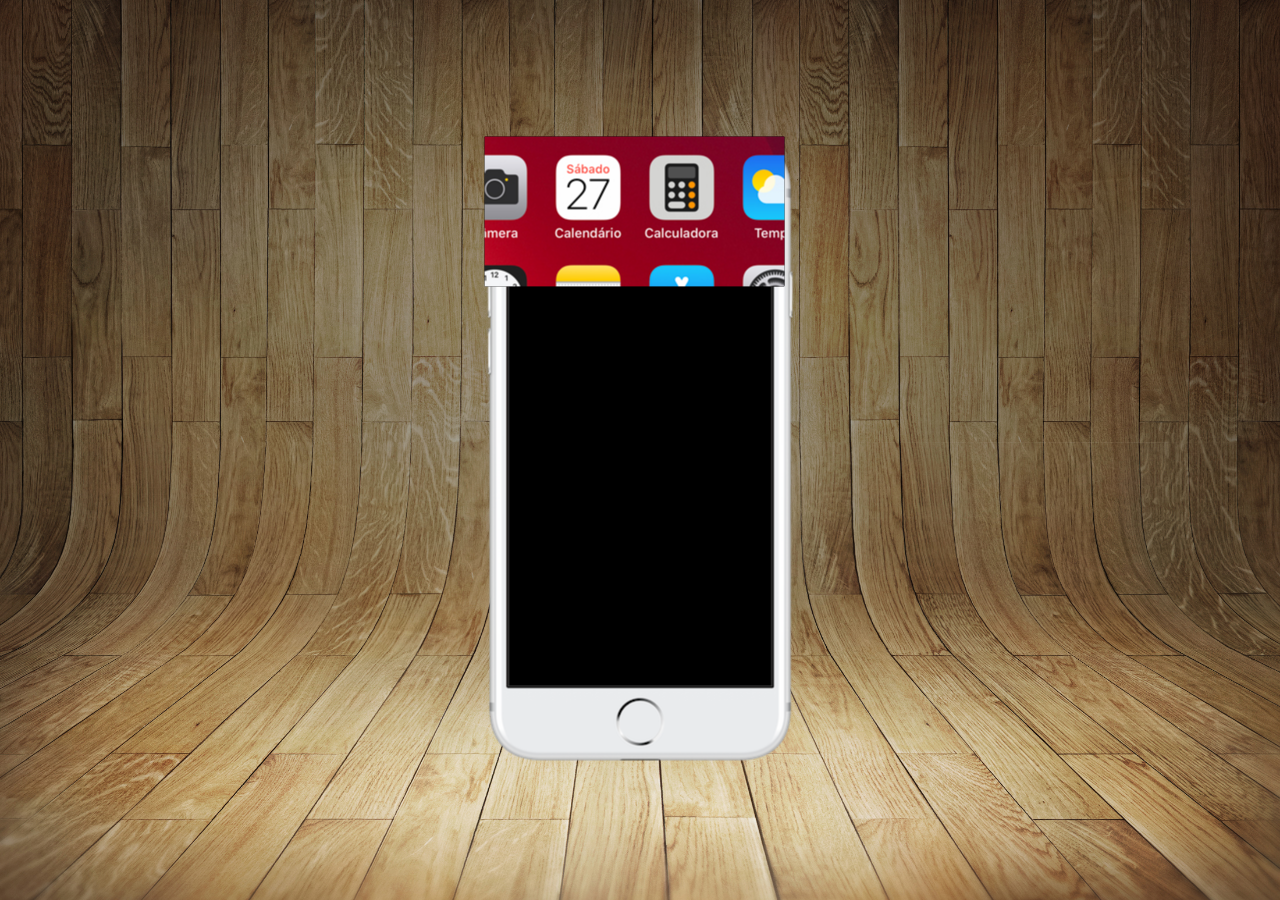
<file: index.html>
<!DOCTYPE html>
<html lang="pt-br">
<head>
    <meta charset="UTF-8">
    <meta name="viewport" content="width=device-width, initial-scale=1.0">
    <link rel="shortcut icon" href="favicon.ico" type="image/x-icon">
    <link rel="stylesheet" href="estilo/style.css">
    <title>Projeto Redes Sociais</title>
</head>
<body>
    <main>
        <section id="telefone" nome="tela" id="tela">
            <iframe src="home.html" frameborder="0"></iframe>
        </section>
        <section id="redes-sociais">

        </section>
    </main>
</body>
</html>
</file>
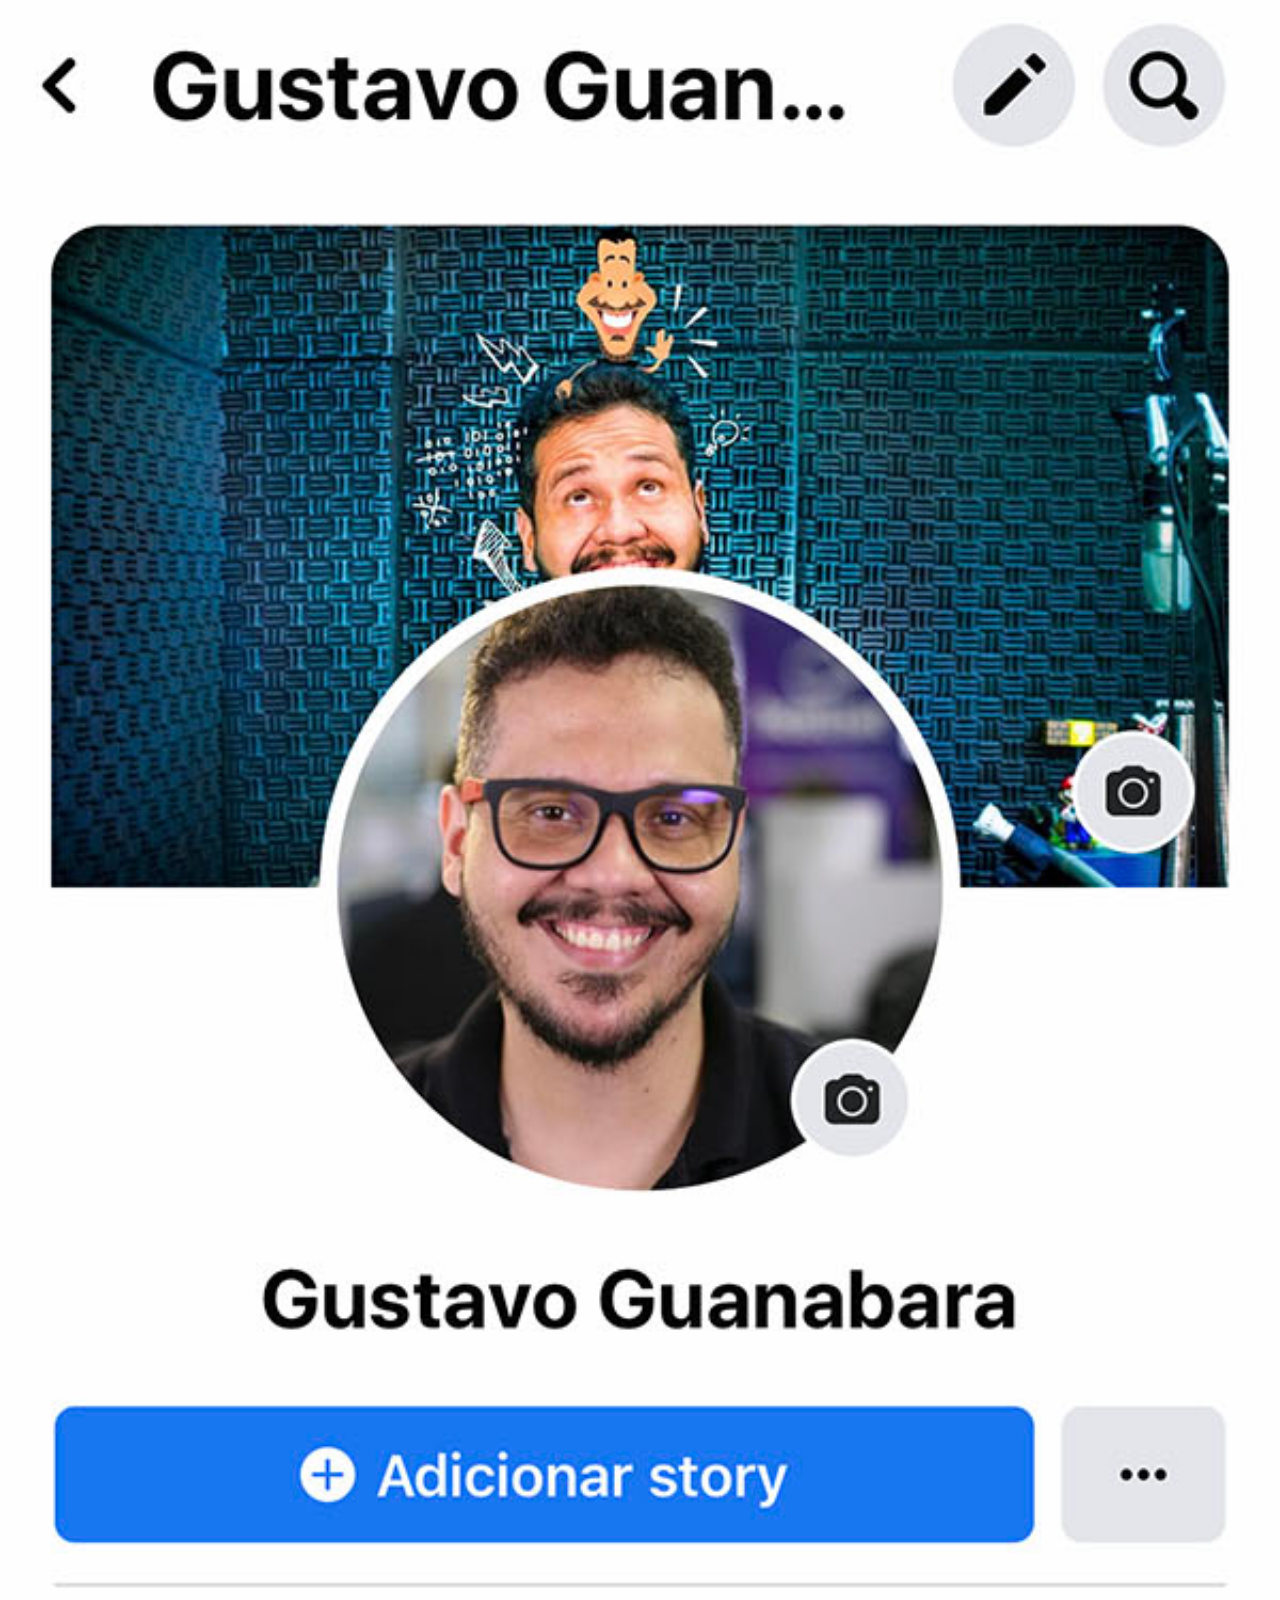
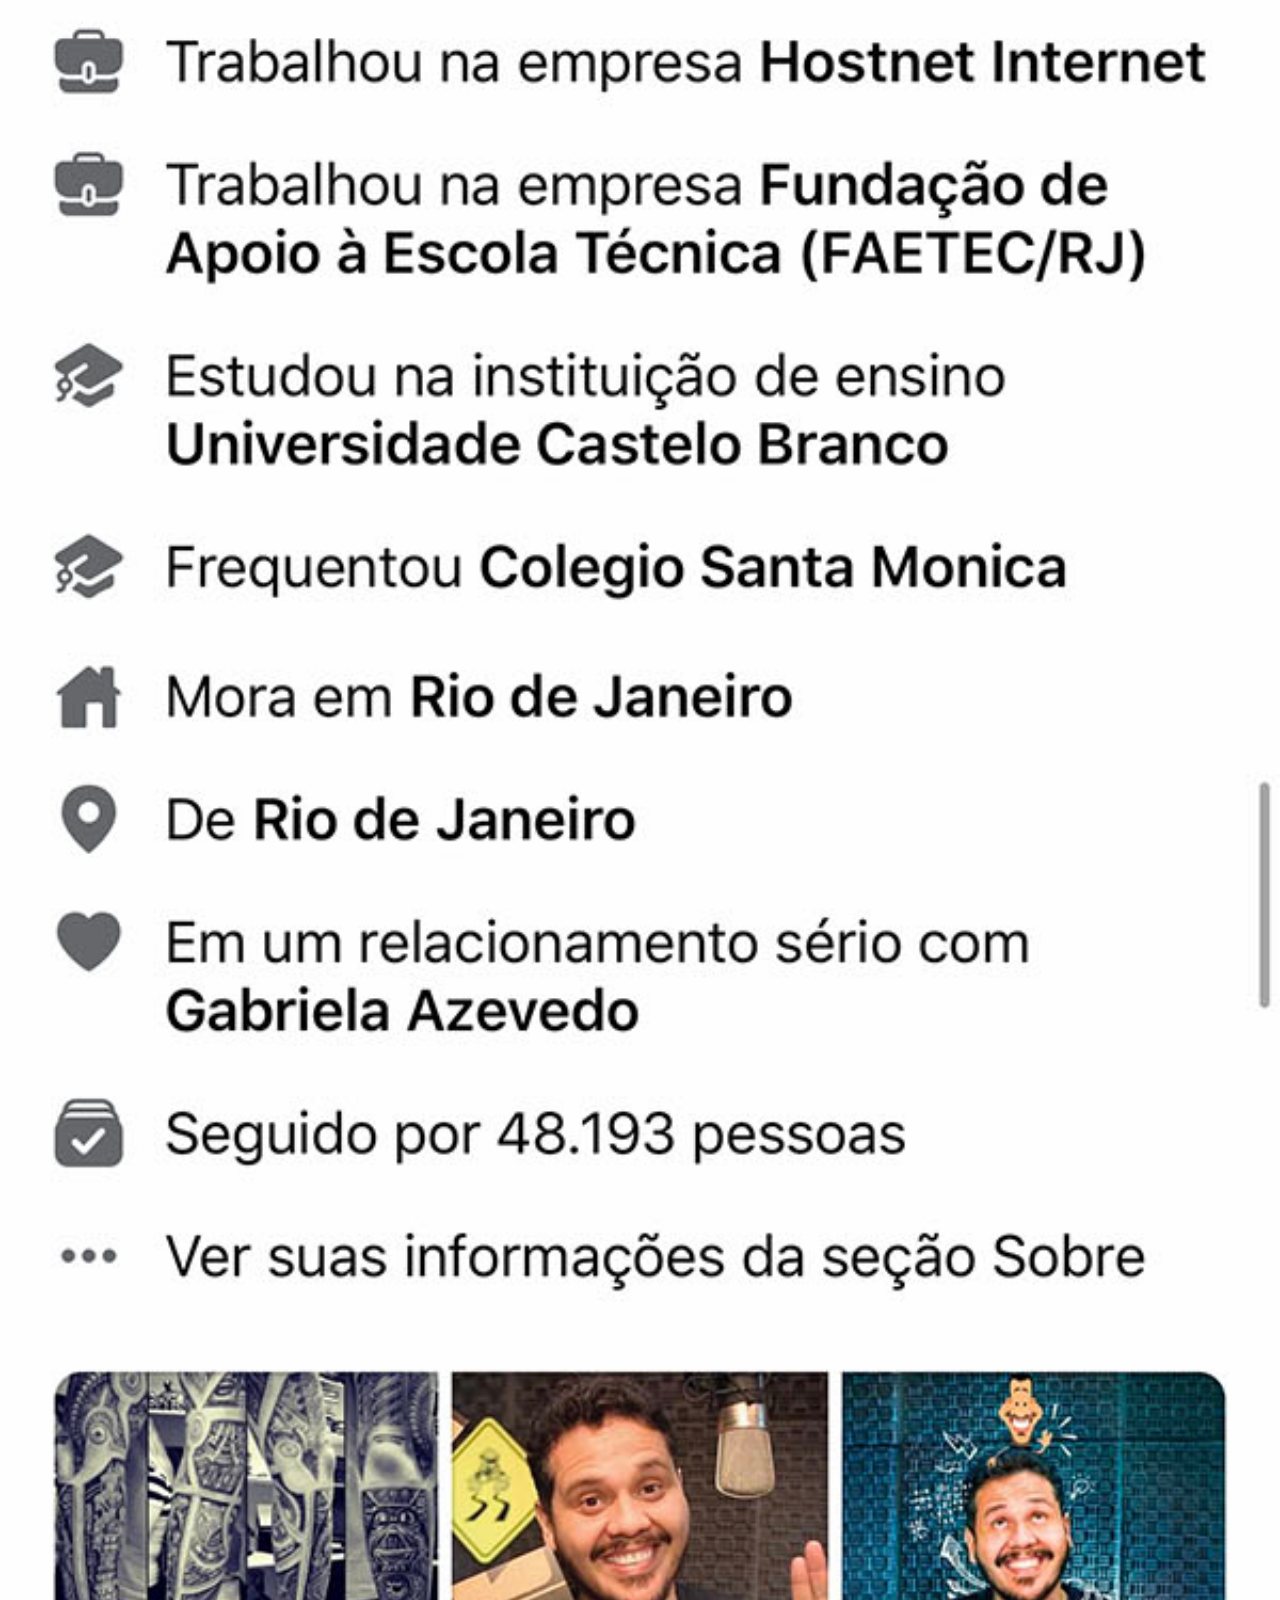
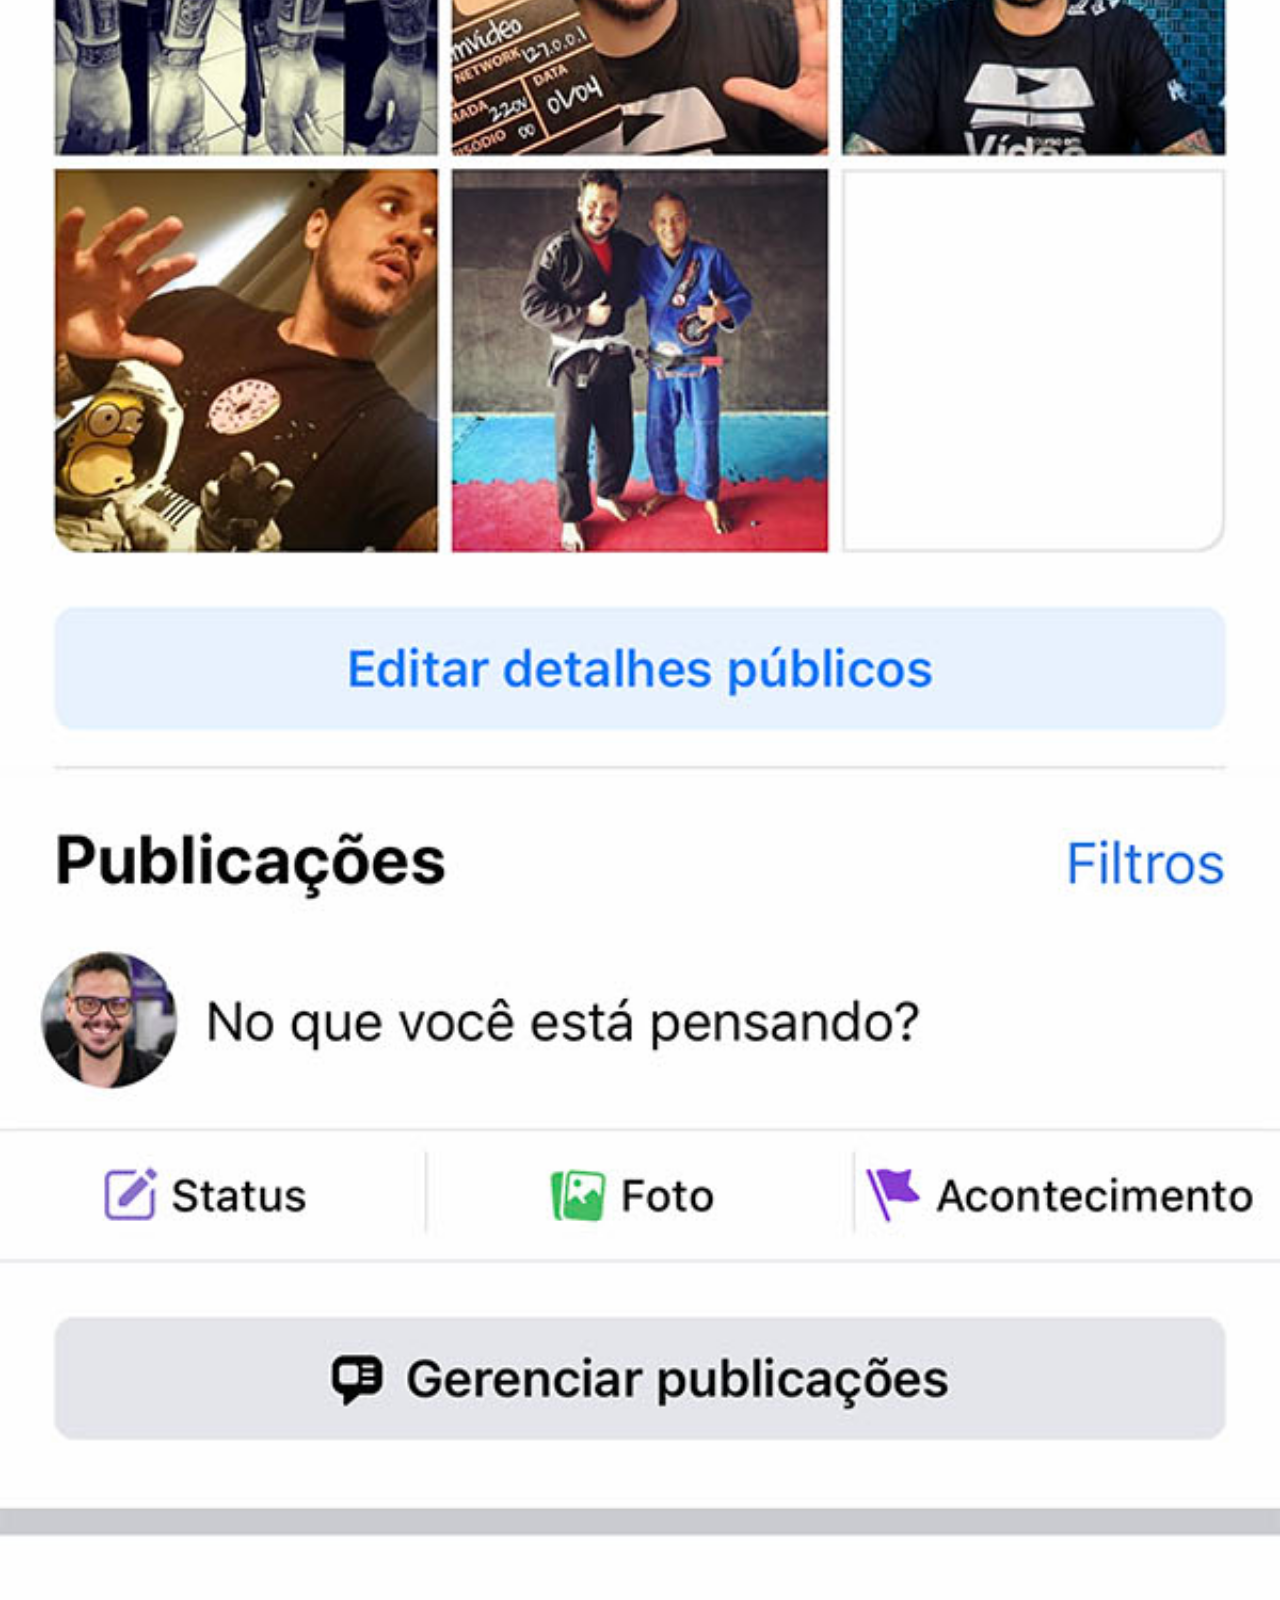
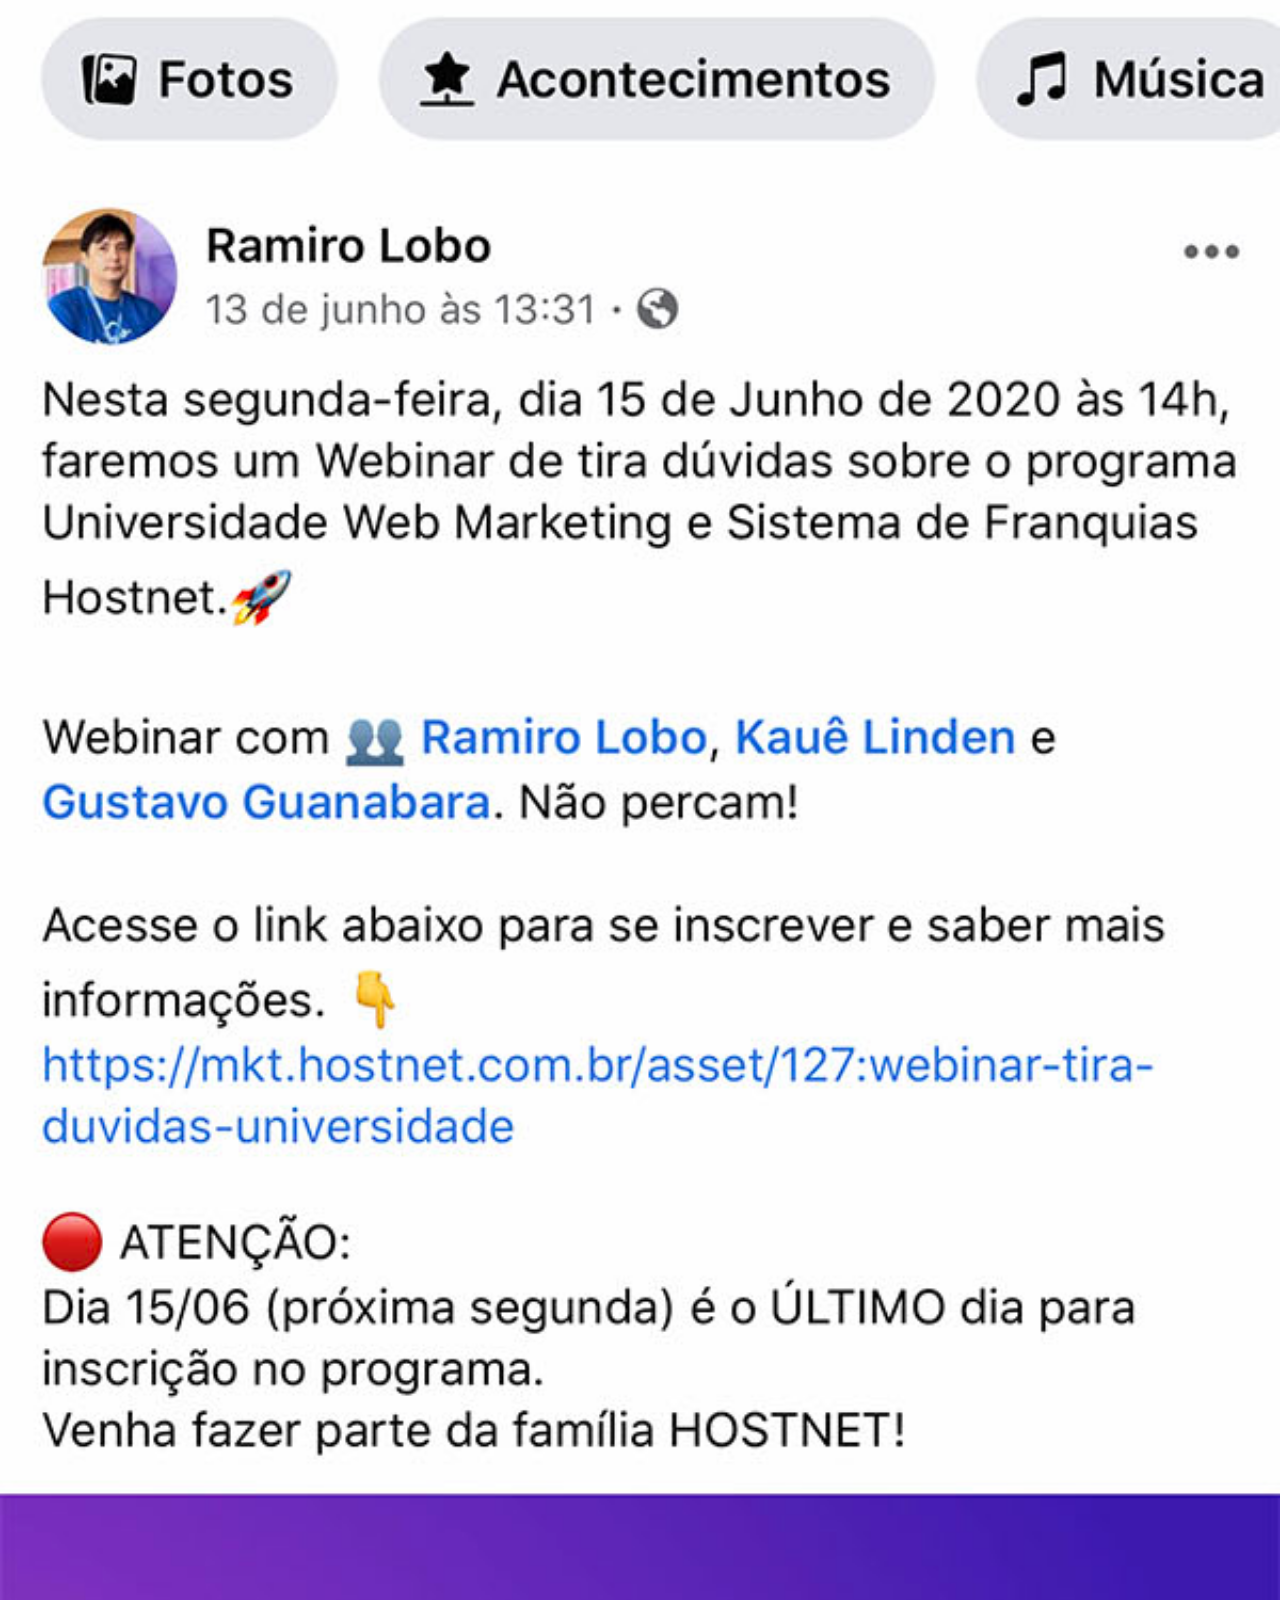
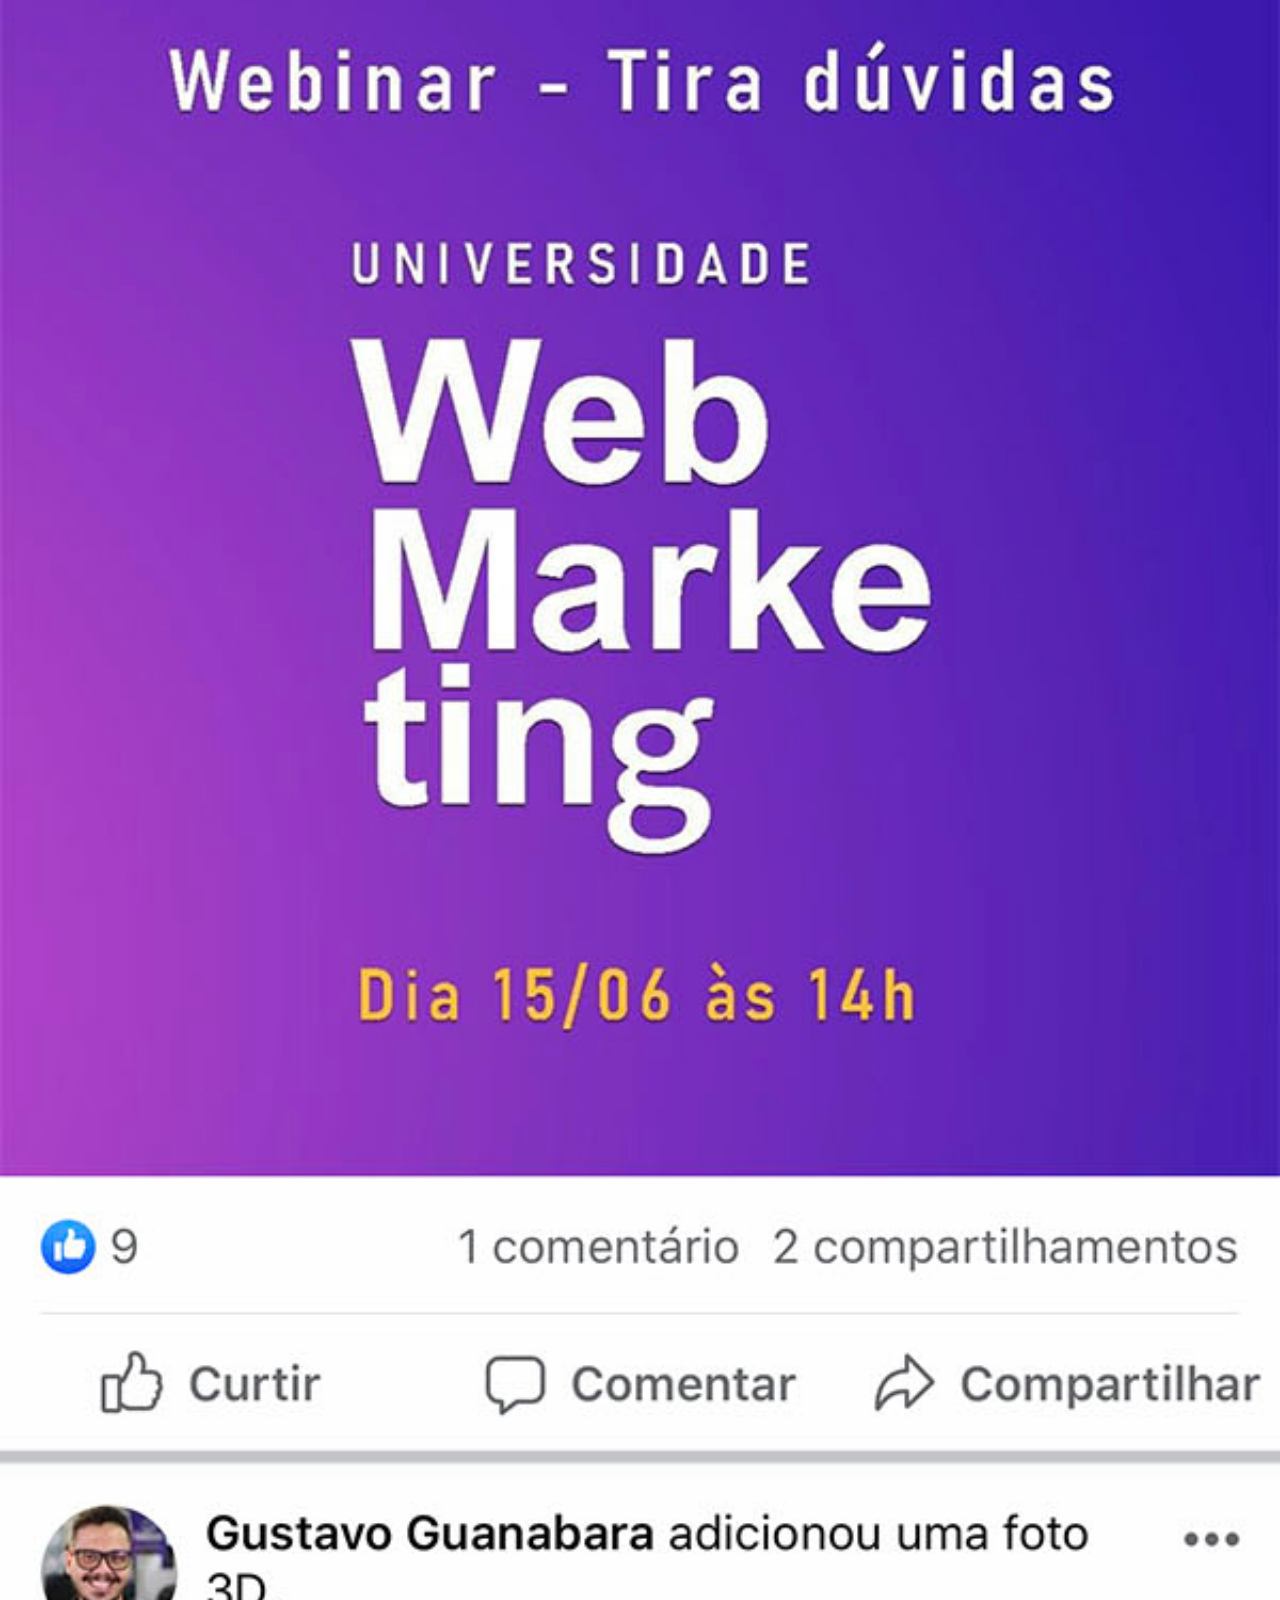
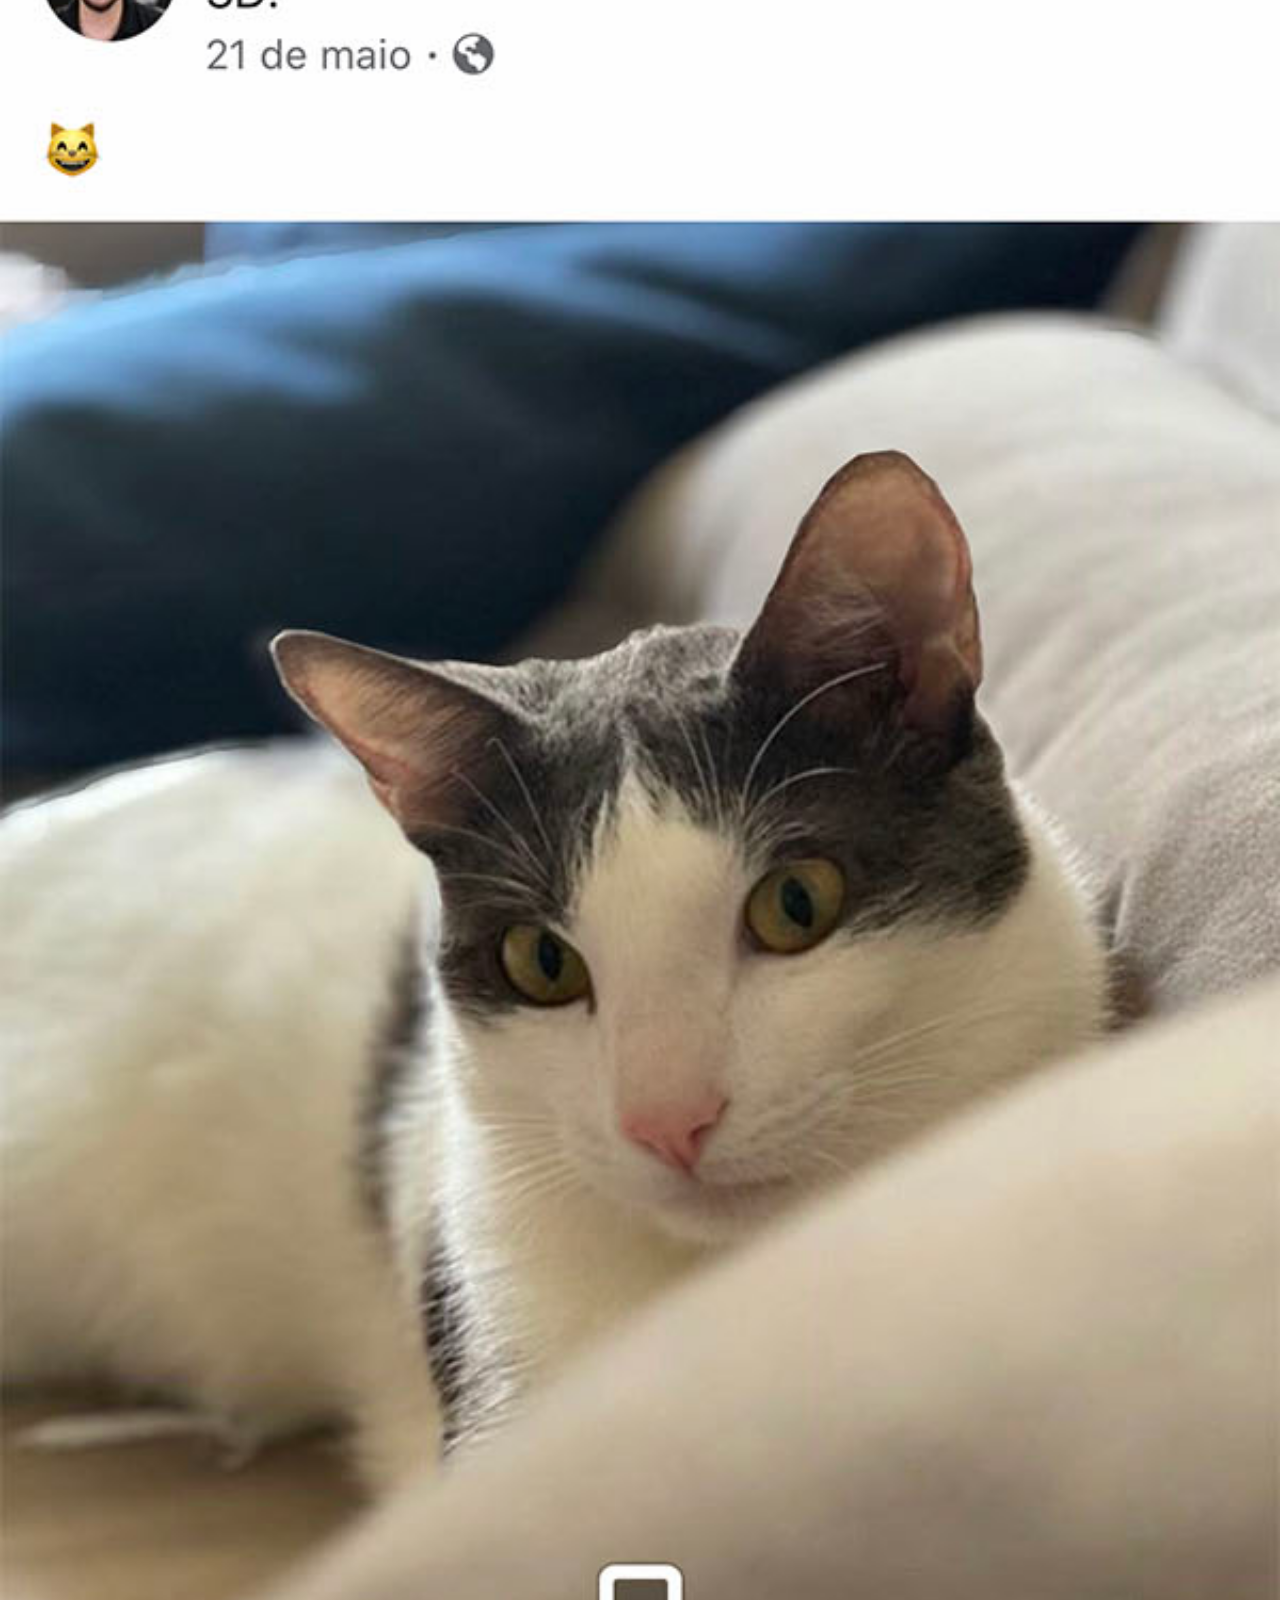
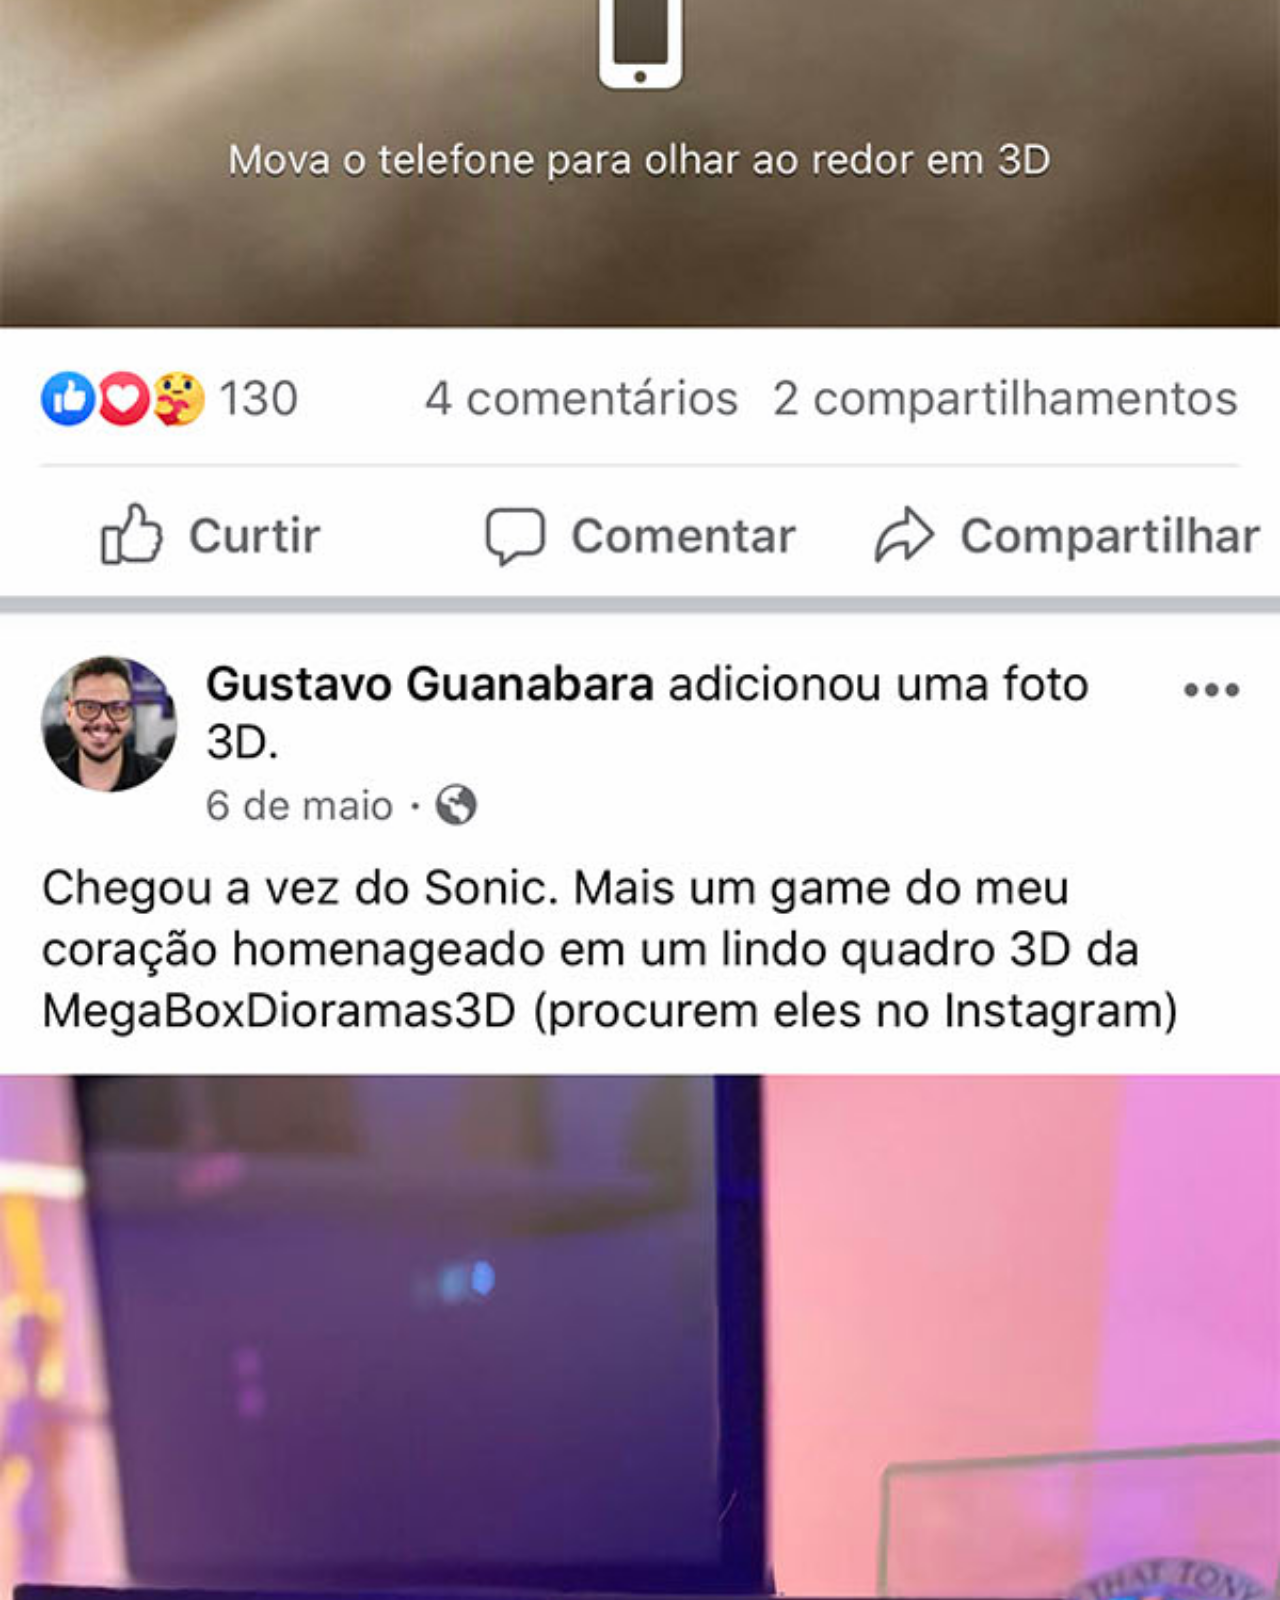
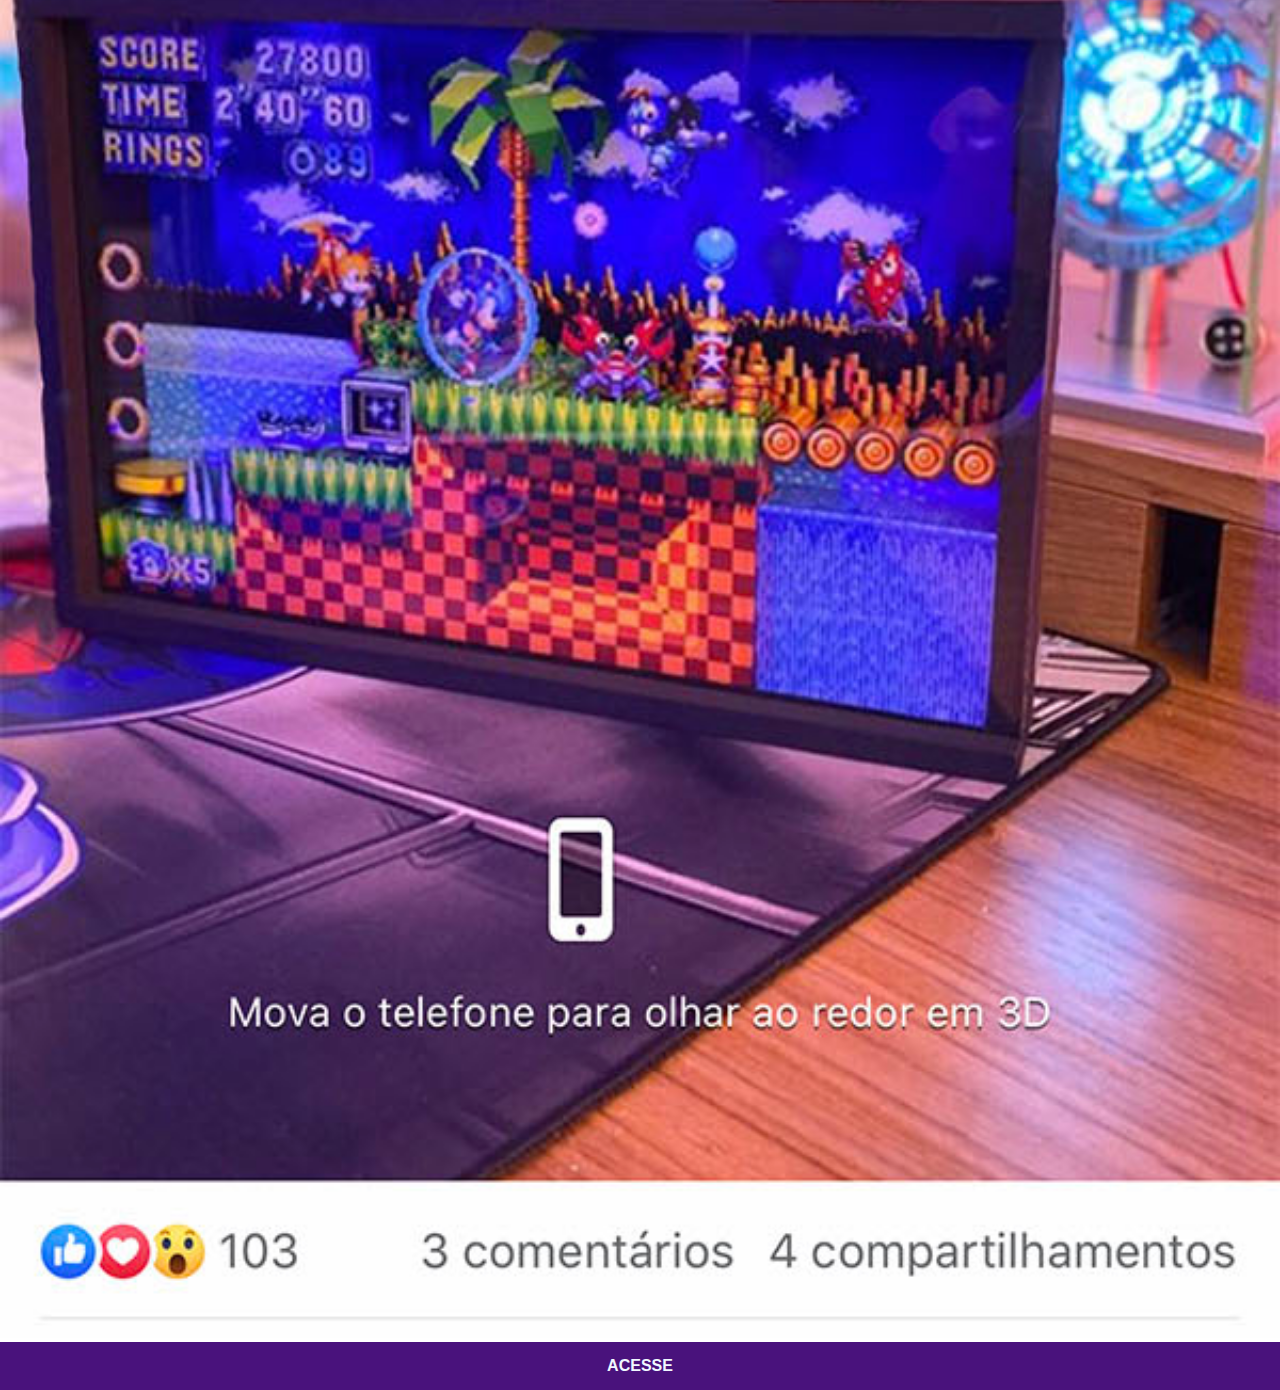
<file: facebook.html>
<!DOCTYPE html>
<html lang="pt-br">
<head>
    <meta charset="UTF-8">
    <meta name="viewport" content="width=device-width, initial-scale=1.0">
    <title>Facebook</title>
    <link rel="stylesheet" href="estilos/social.css">
</head>
<body>
    <img src="imagens/tela-facebook.jpg" alt="Facebook">
    <a href="" target="_blank">ACESSE</a>
</body>
</html>
</file>
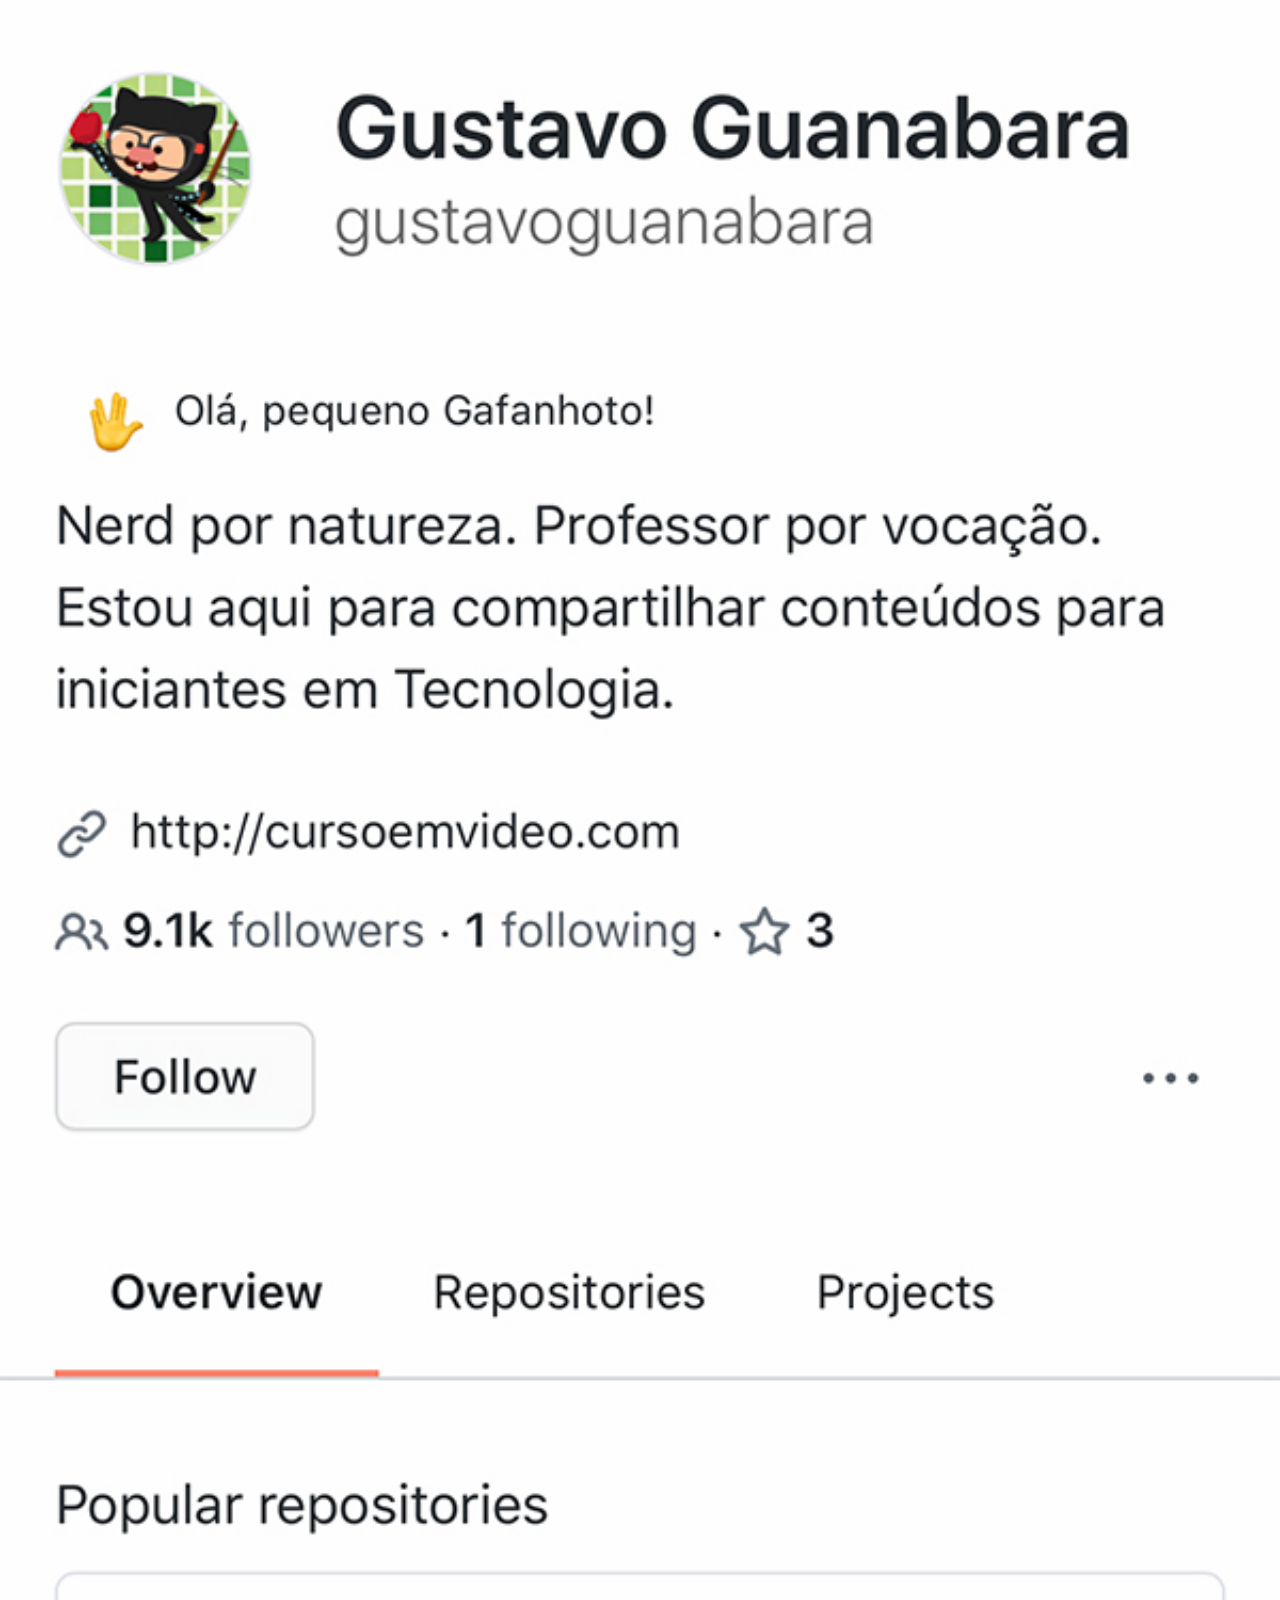
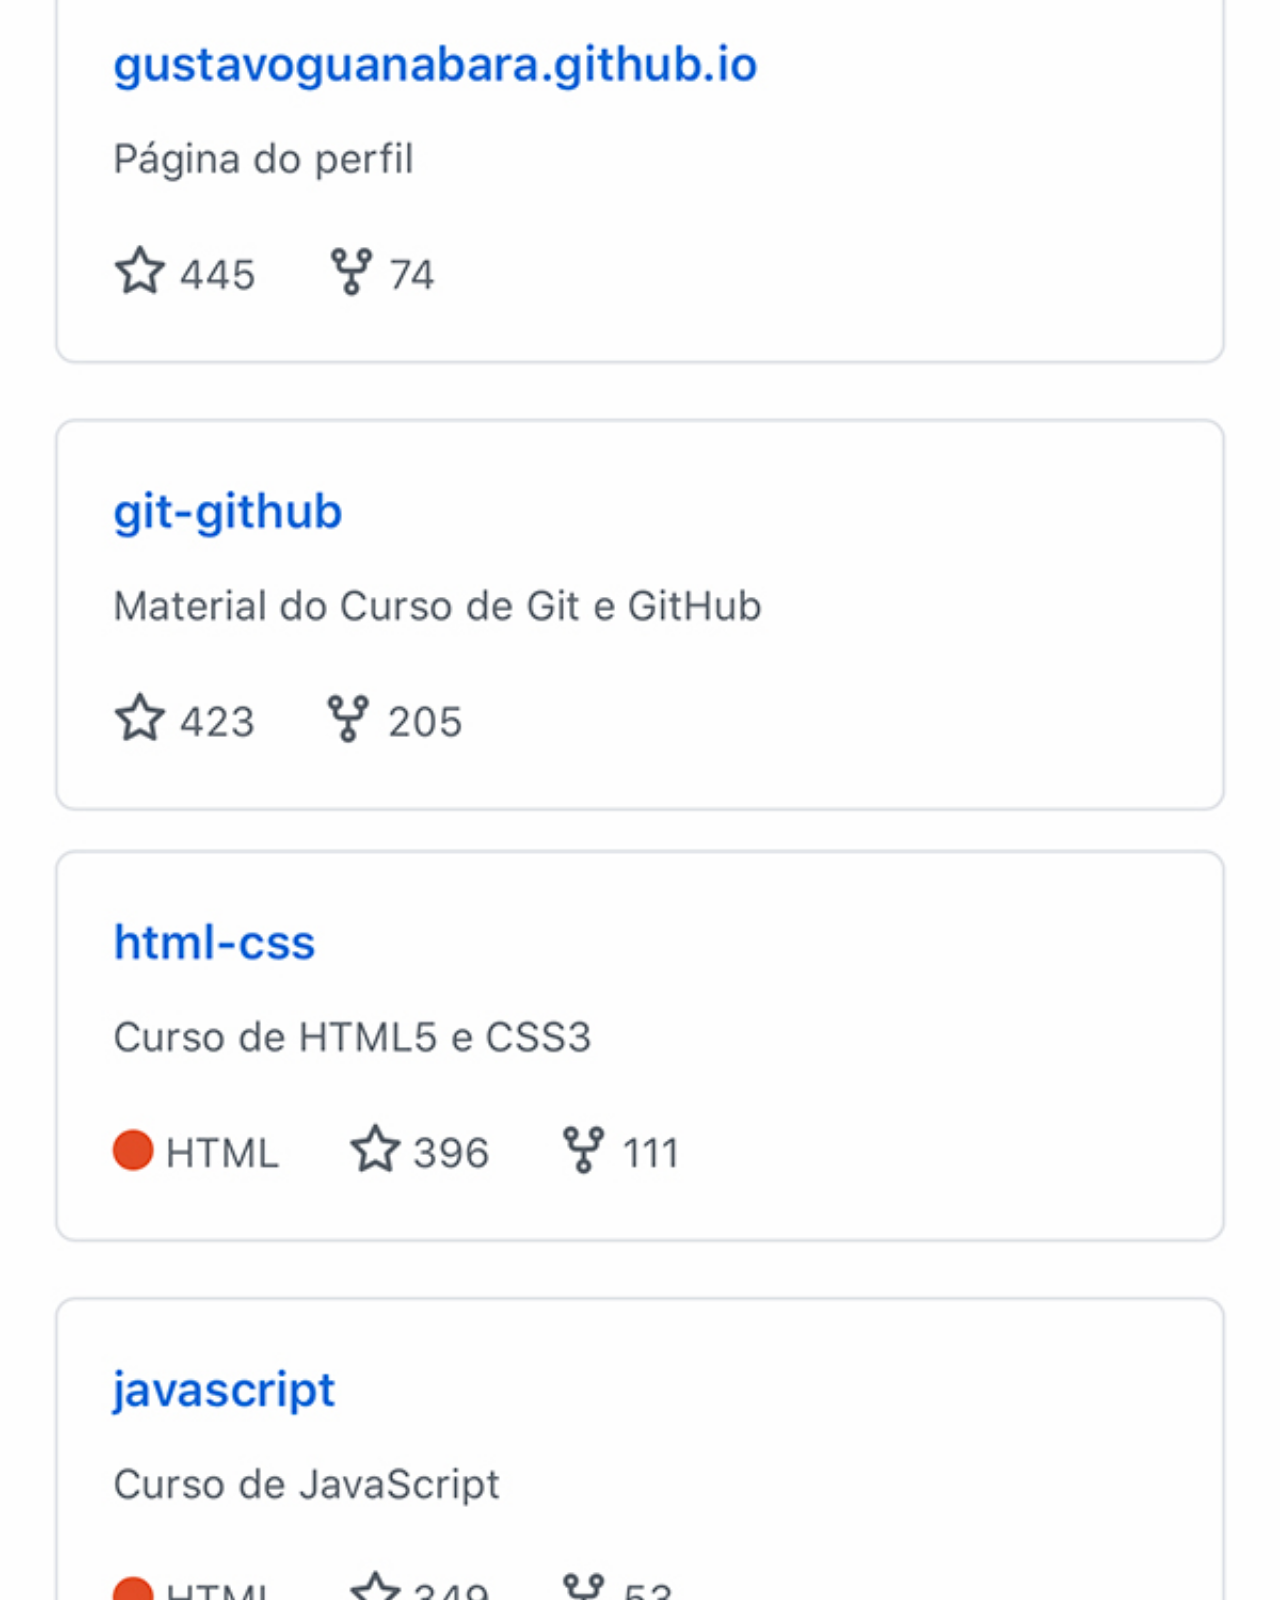
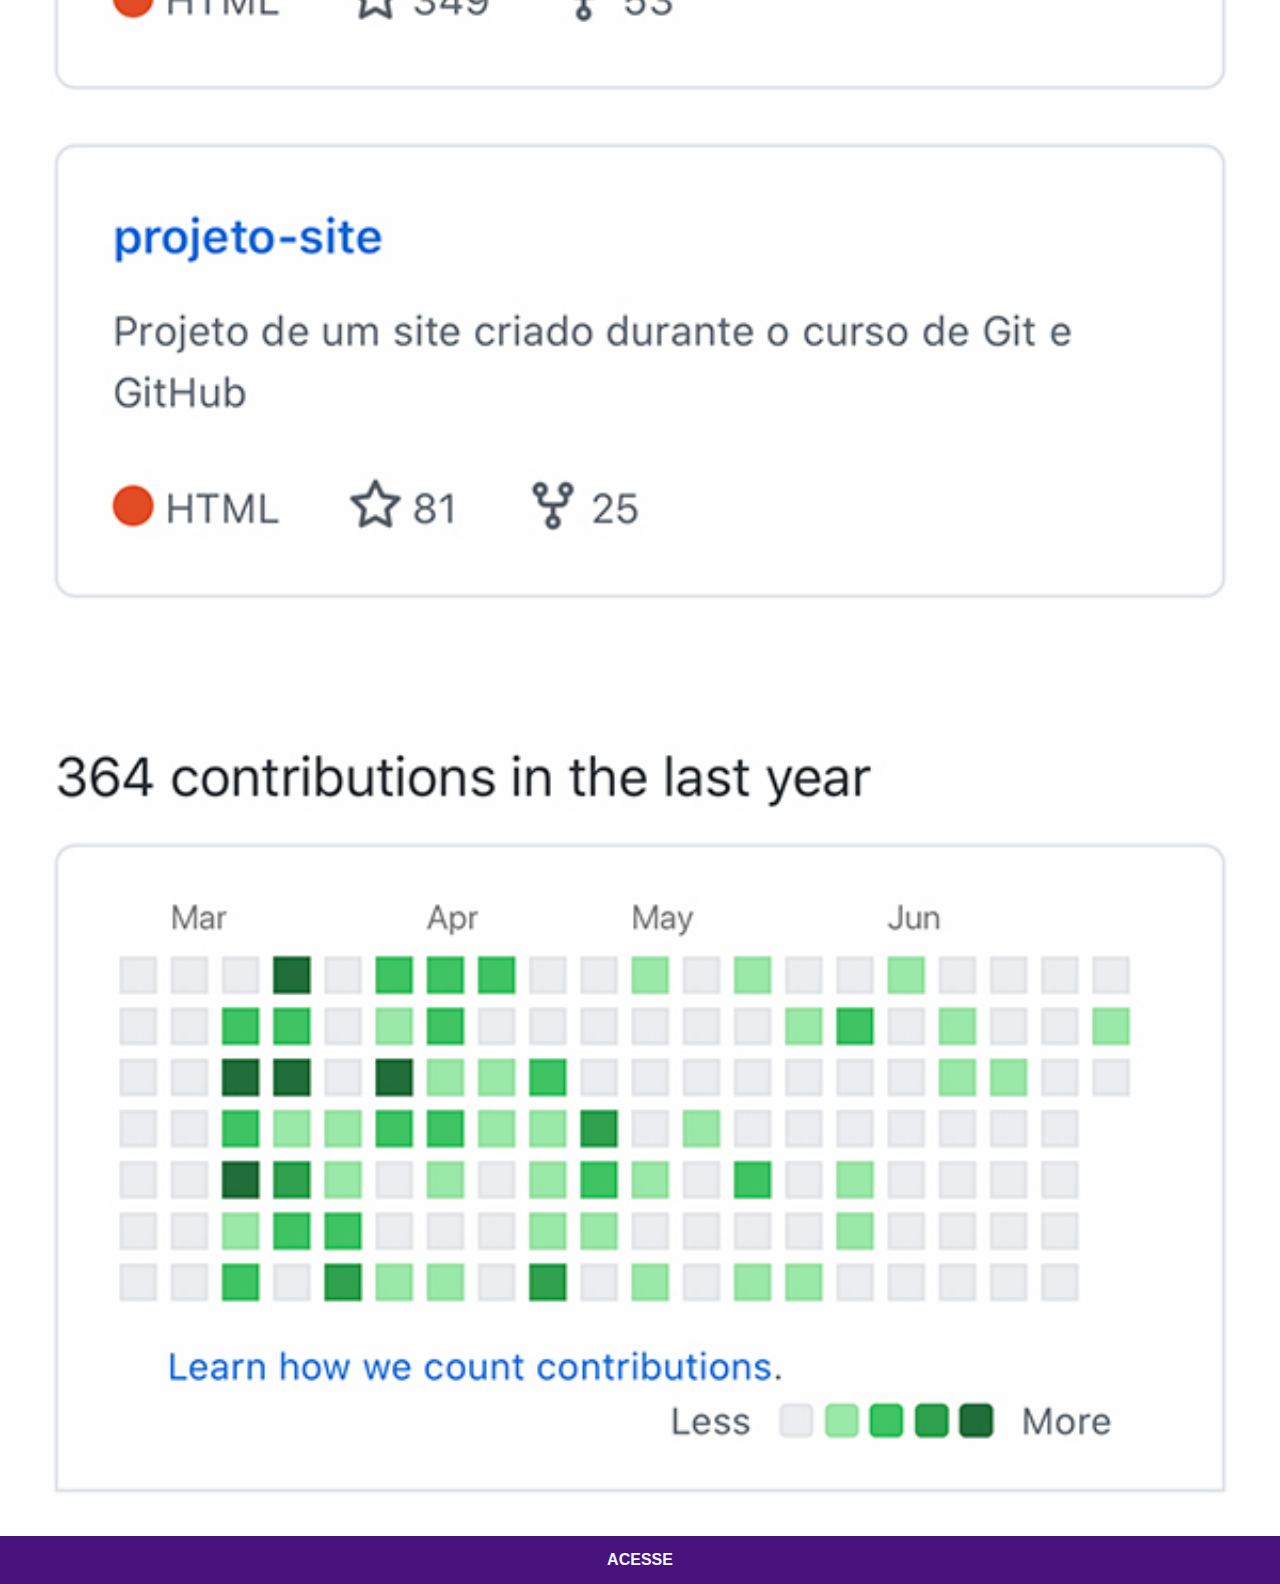
<file: github.html>
<!DOCTYPE html>
<html lang="pt-br">
<head>
    <meta charset="UTF-8">
    <meta name="viewport" content="width=device-width, initial-scale=1.0">
    <title>Github</title>
    <link rel="stylesheet" href="estilos/social.css">
</head>
<body>
    <img src="imagens/tela-github.jpg" alt="Github">
    <a href="https://github.com/gustavoguanabara/" target="_blank">ACESSE</a>
</body>
</html>
</file>
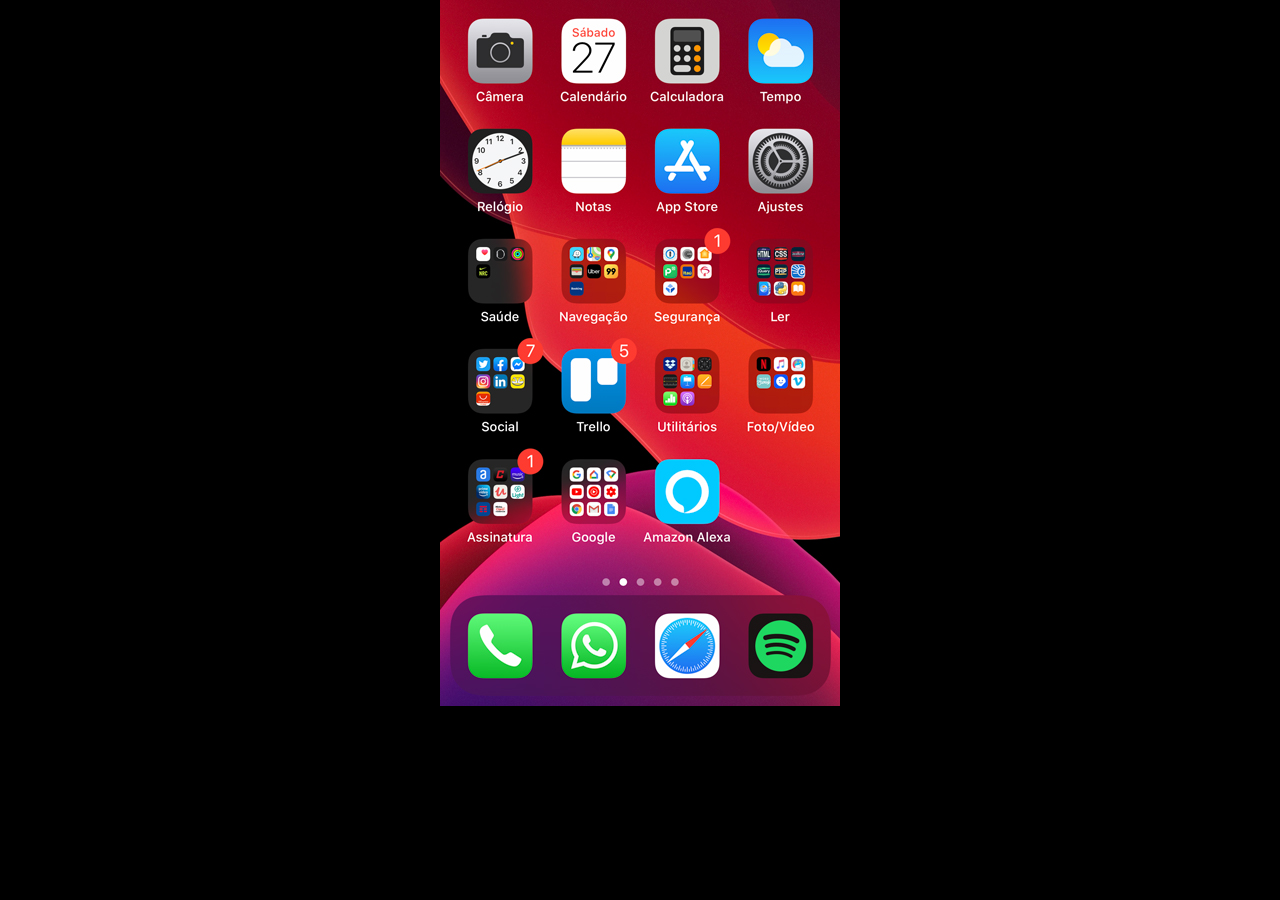
<file: home.html>
<!DOCTYPE html>
<html lang="pt-br">
<head>
    <meta charset="UTF-8">
    <meta name="viewport" content="width=device-width, initial-scale=1.0">
    <title>Home</title>
</head>
<style>

    * {
        margin: 0px;
        padding: 0px;
        background: black url(imagens/tela-home.jpg) no-repeat
        top center;
    }

    body {
        width: 100vw;
        height: 100vh;
    }
</style>
<body>
    
</body>
</html>
</file>
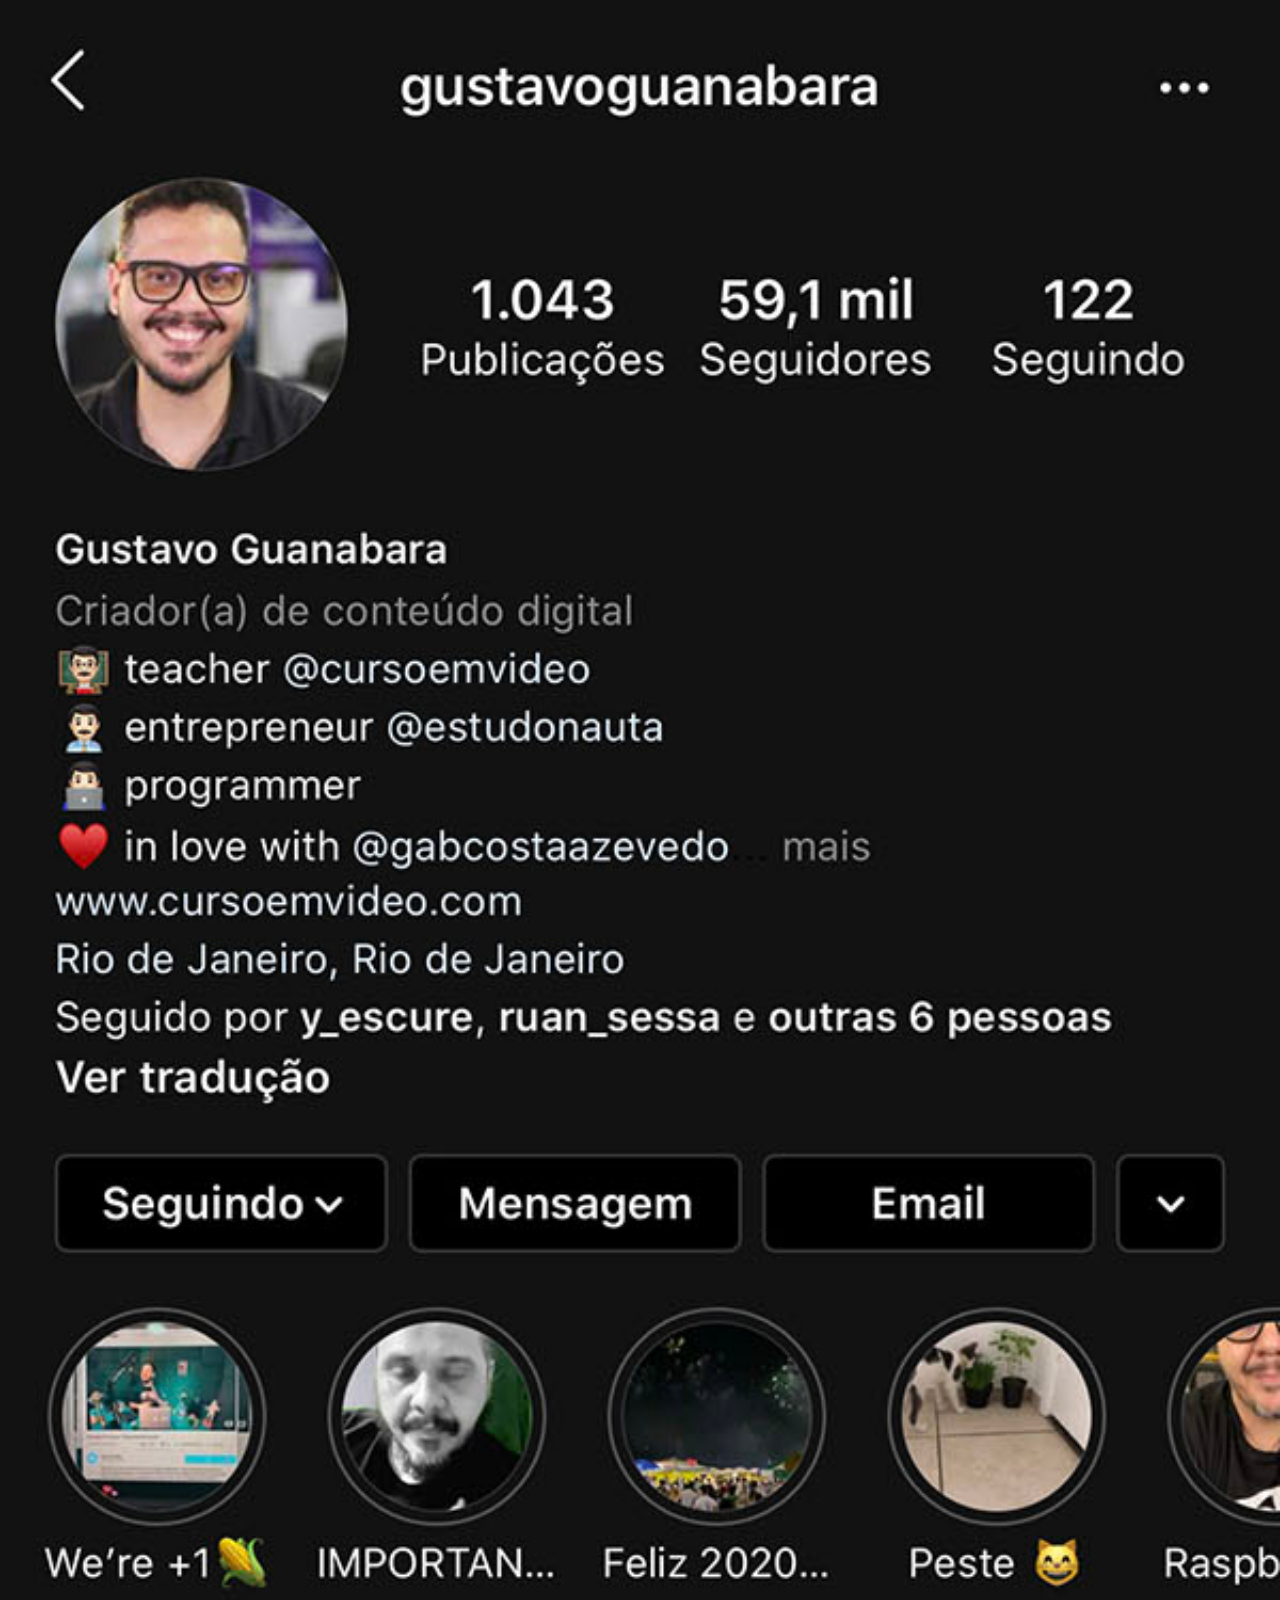
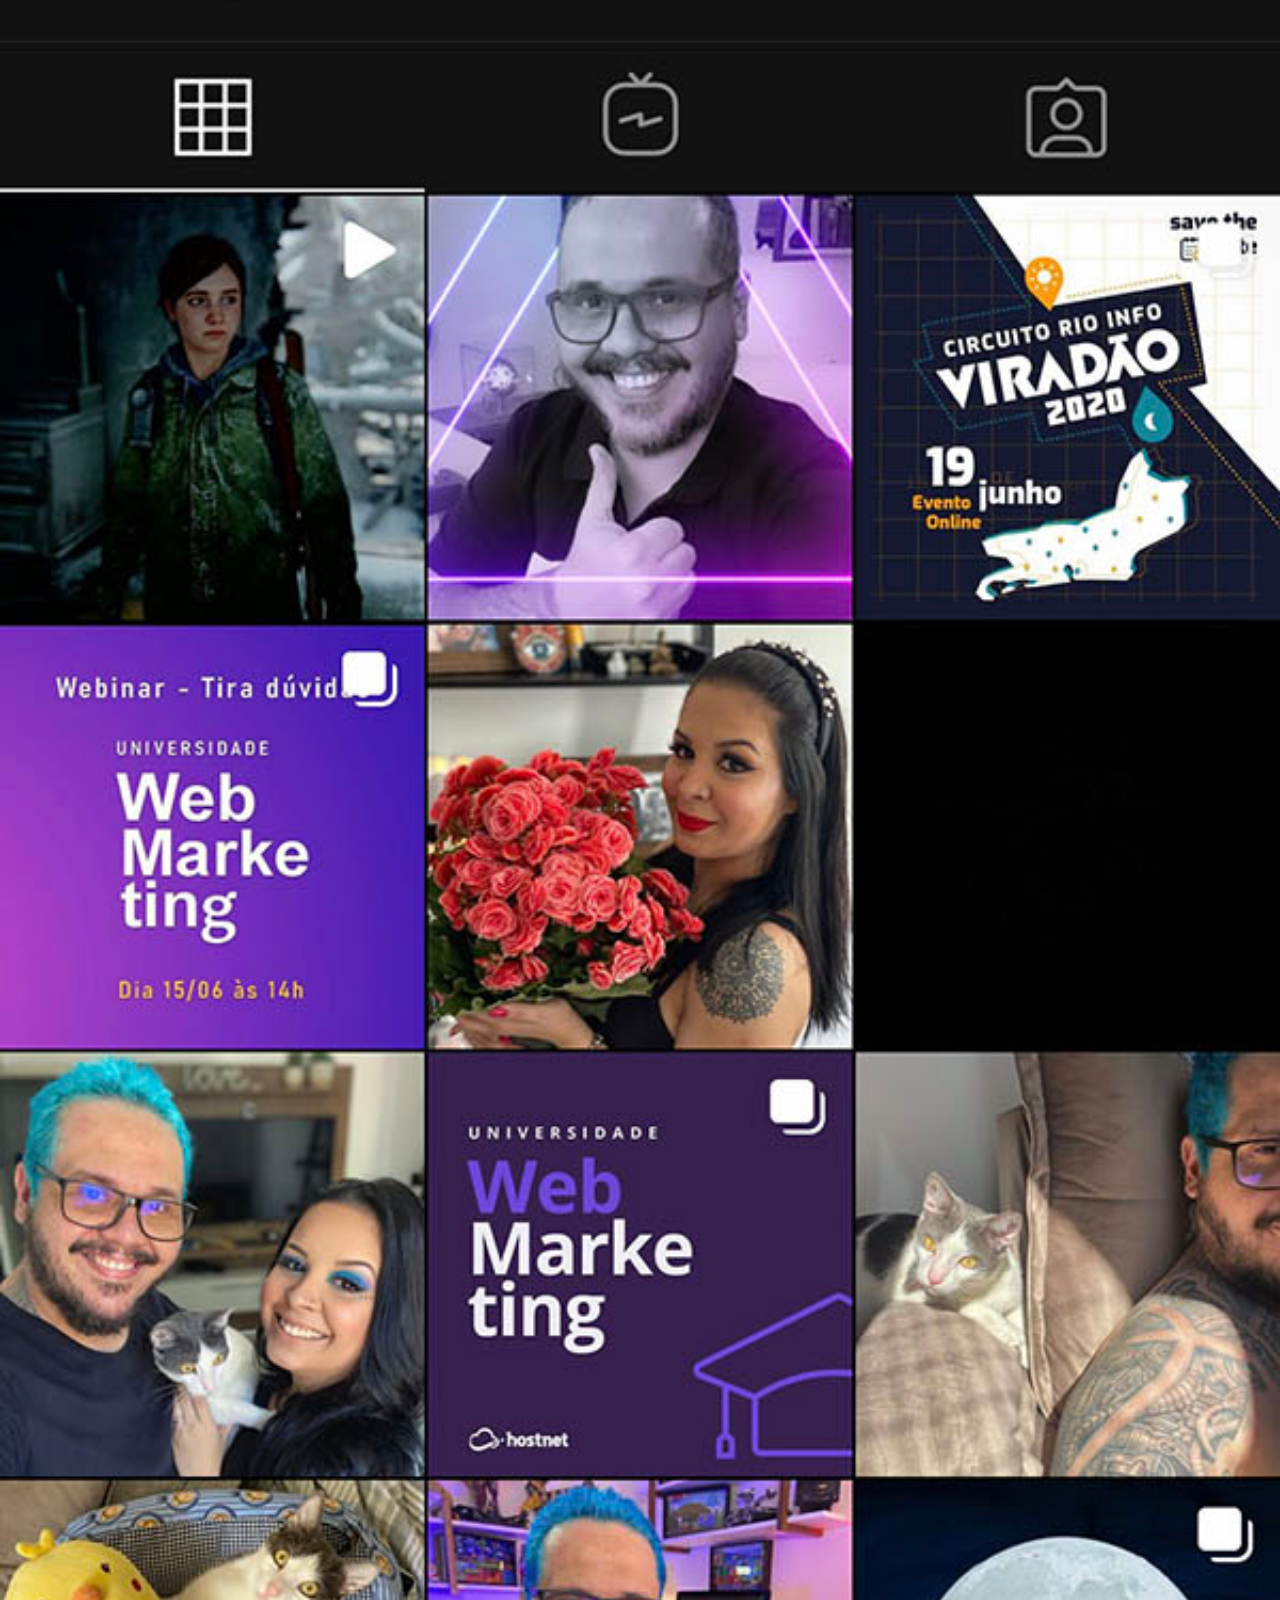
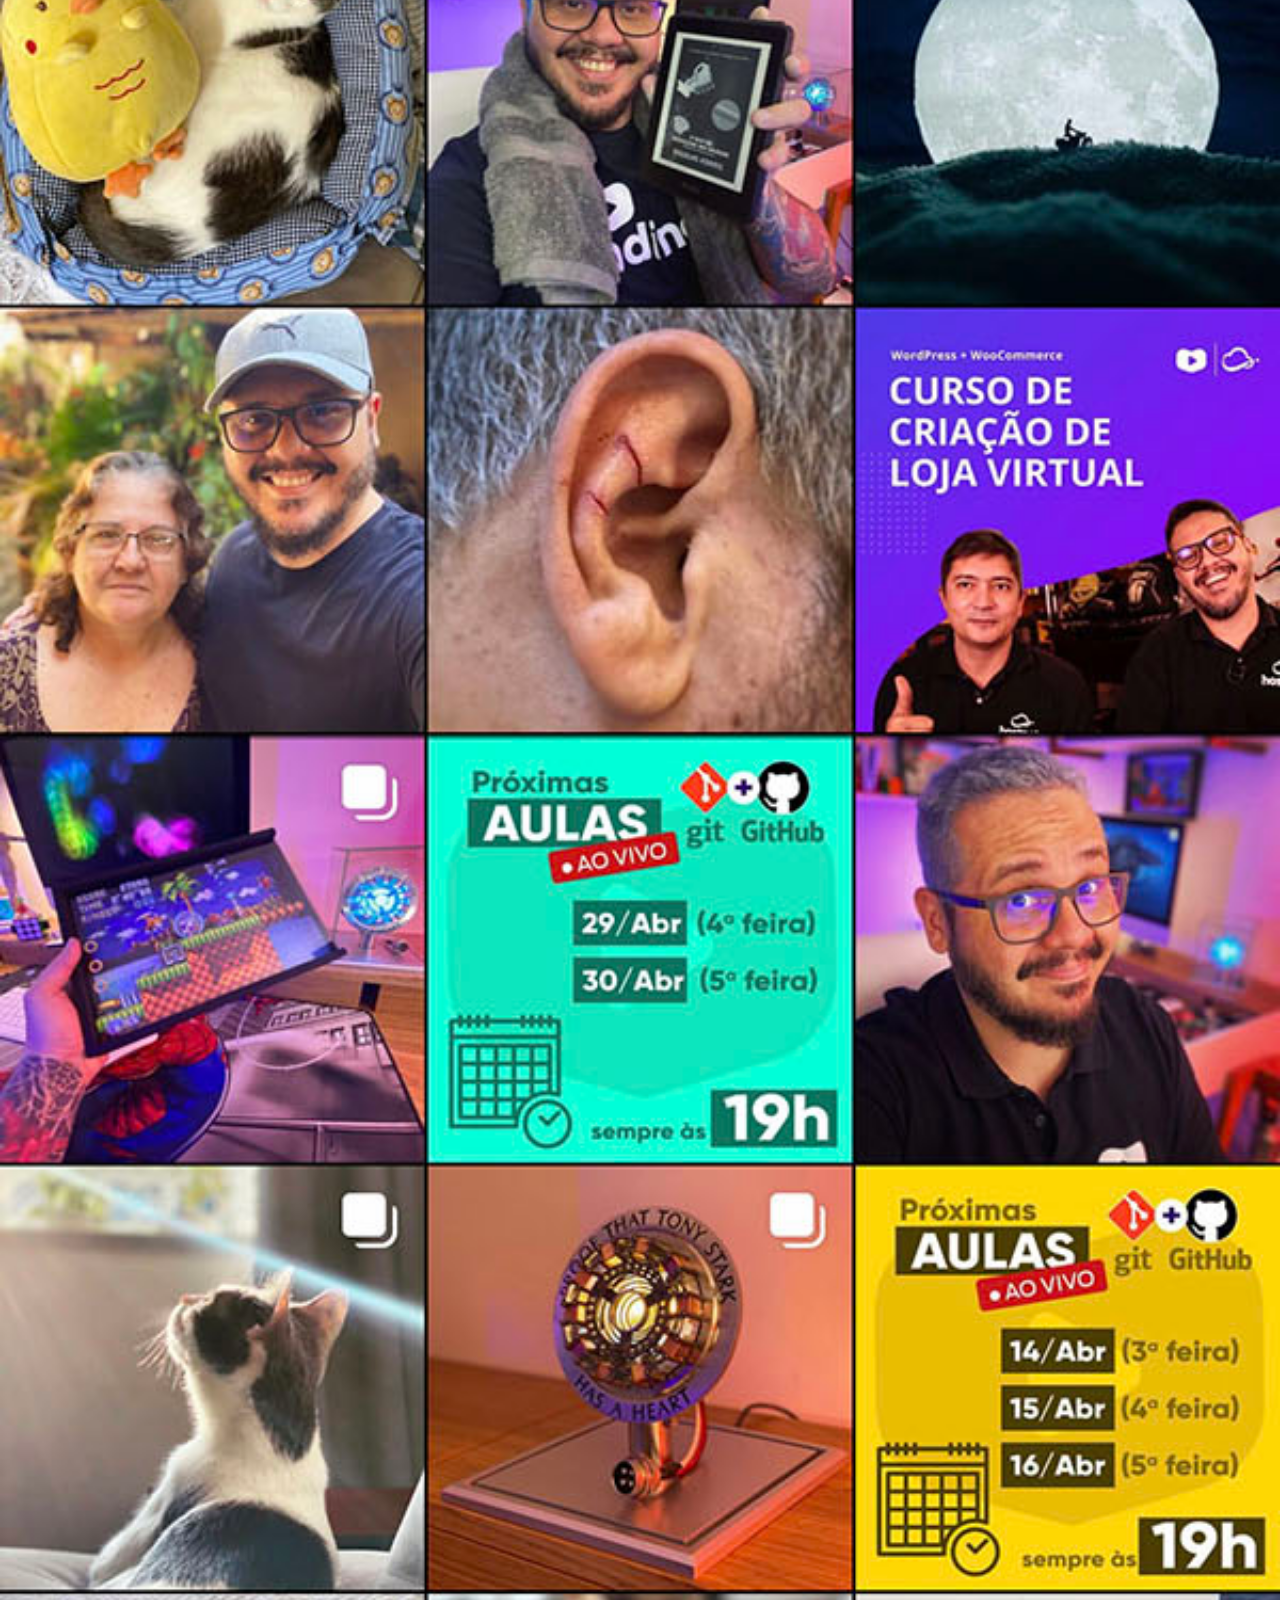
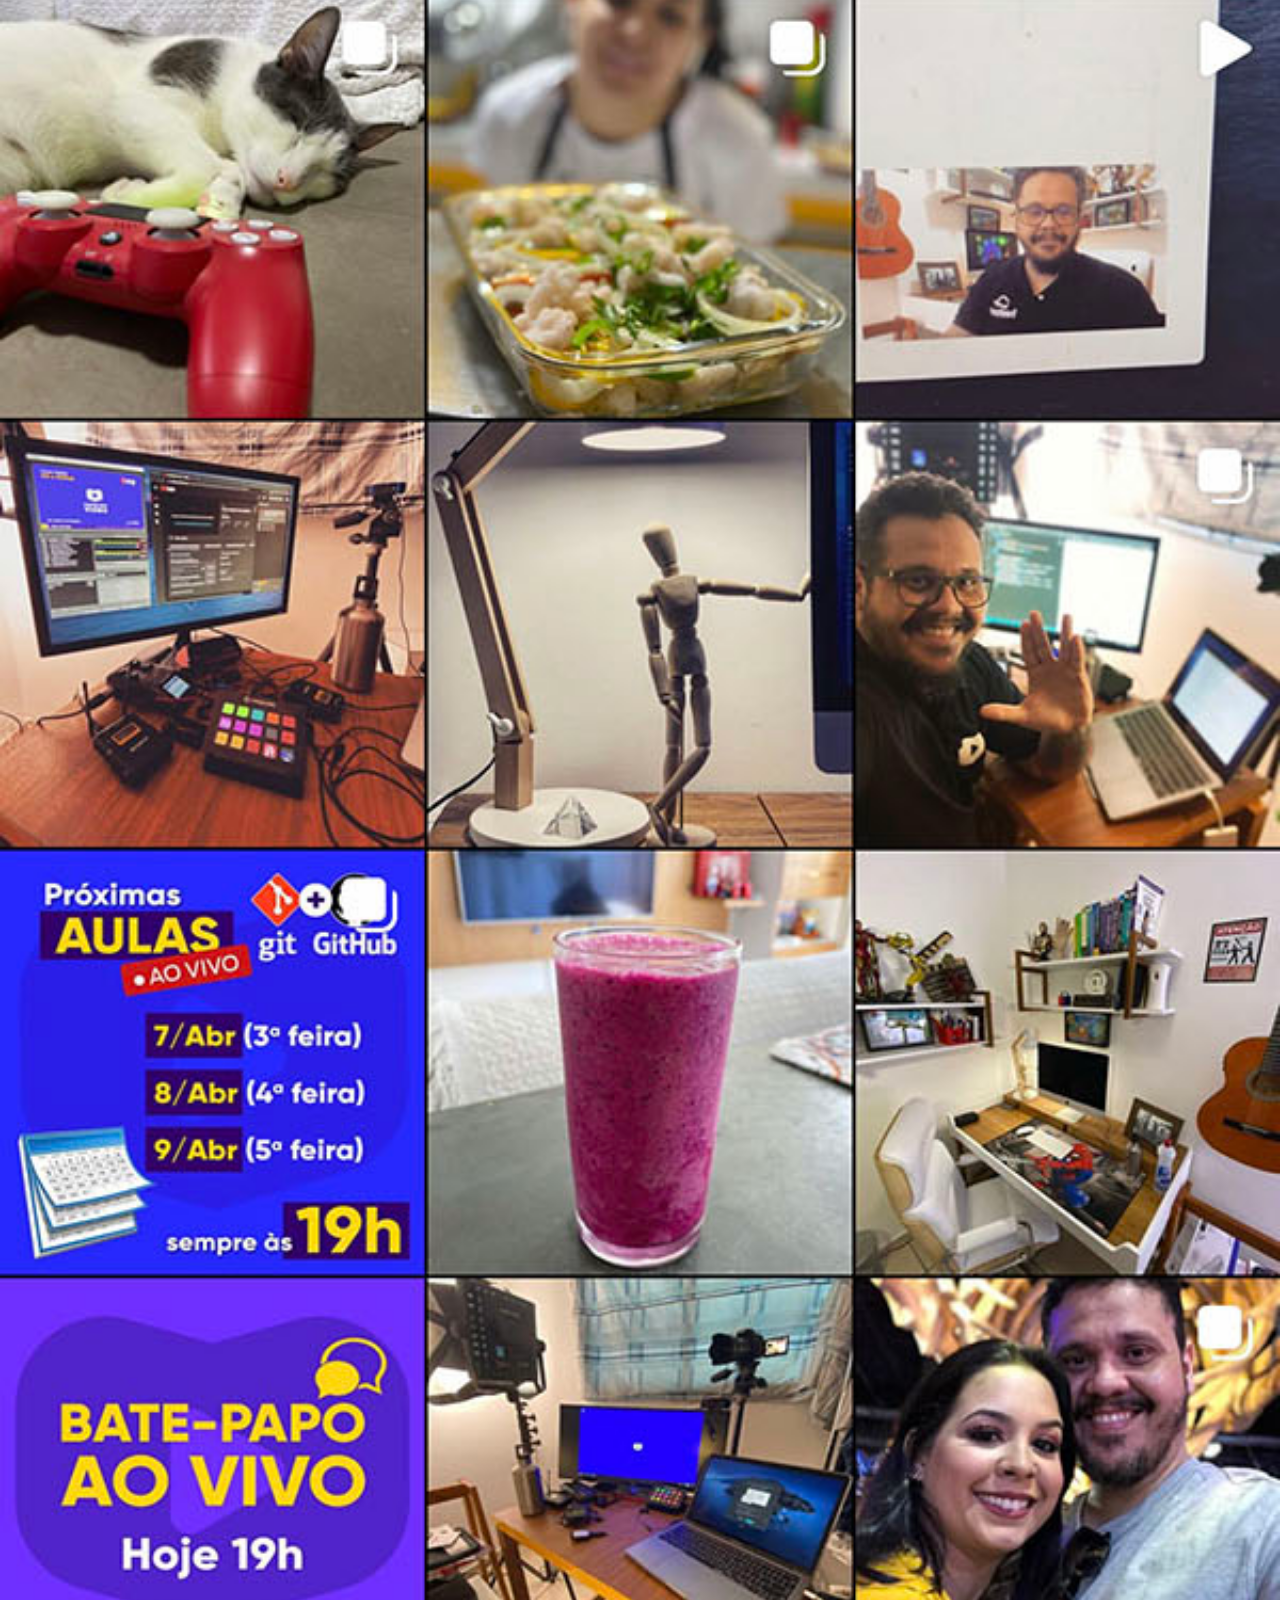
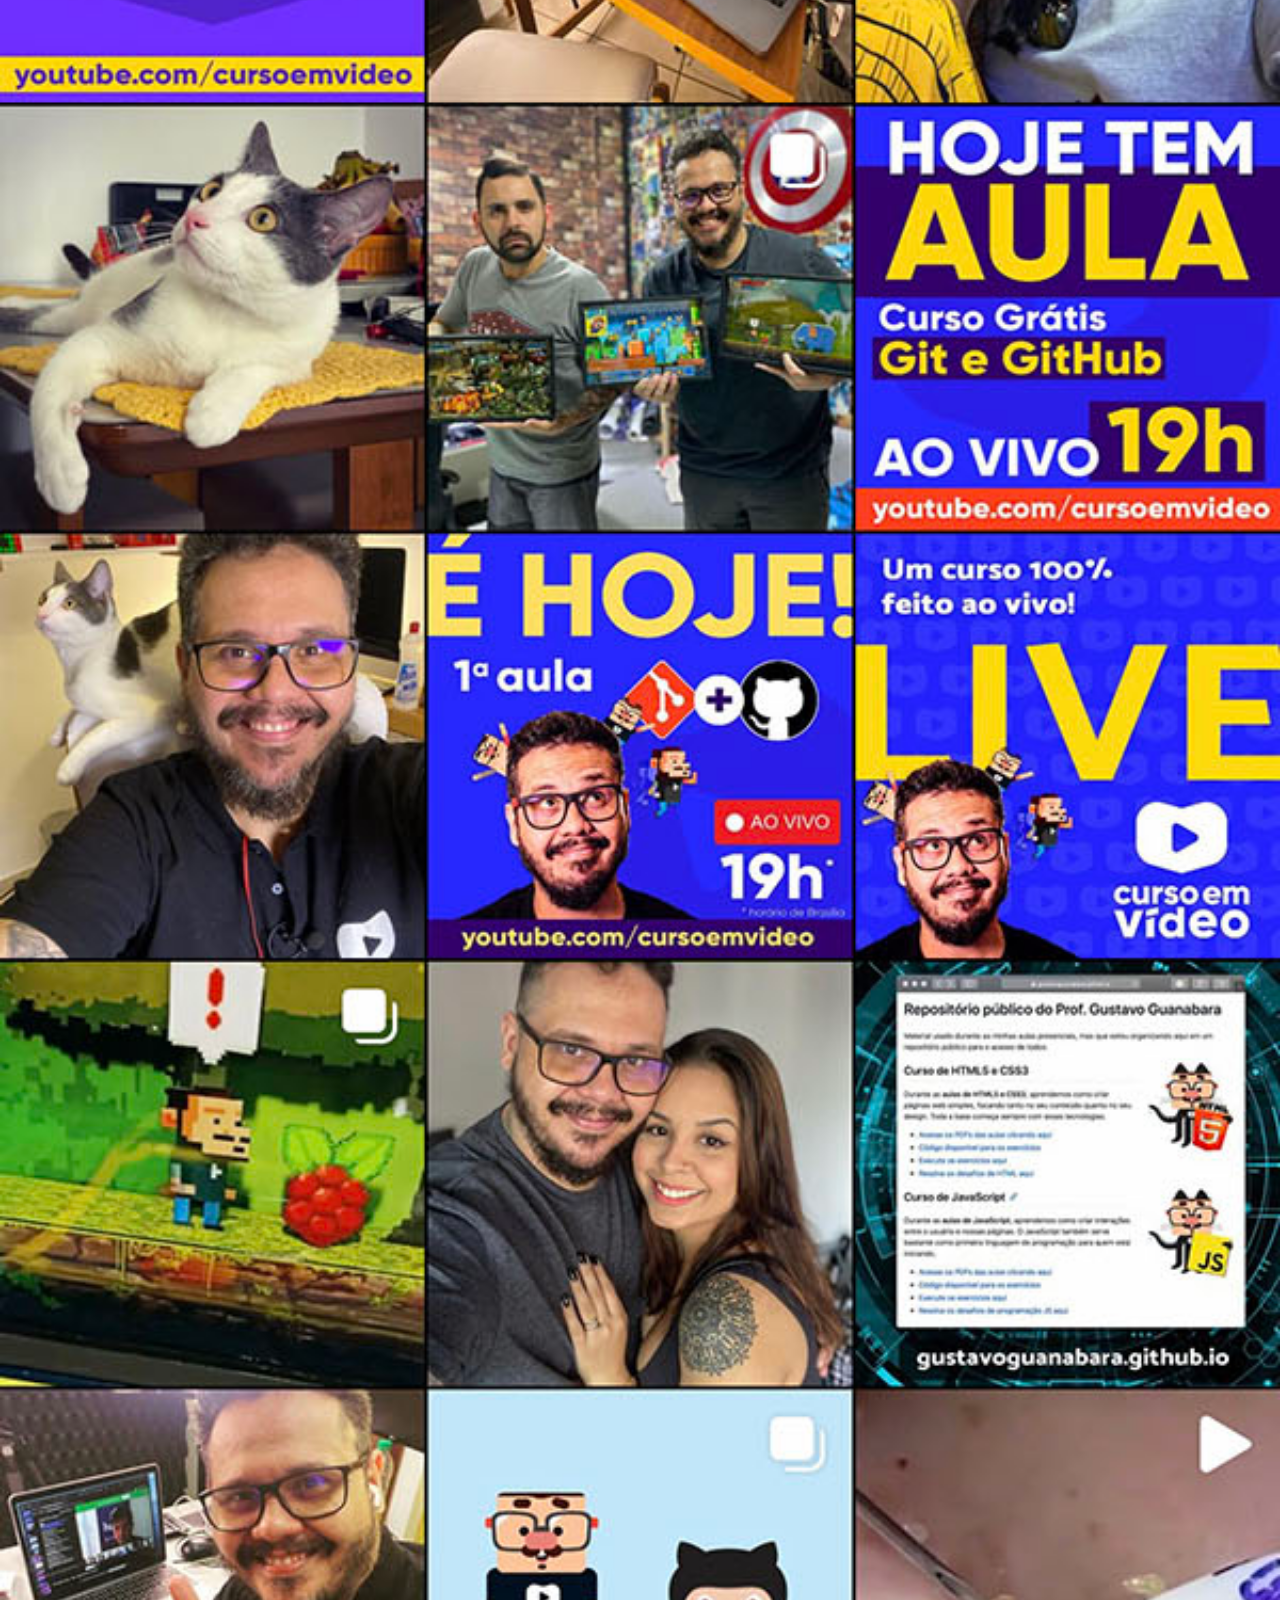
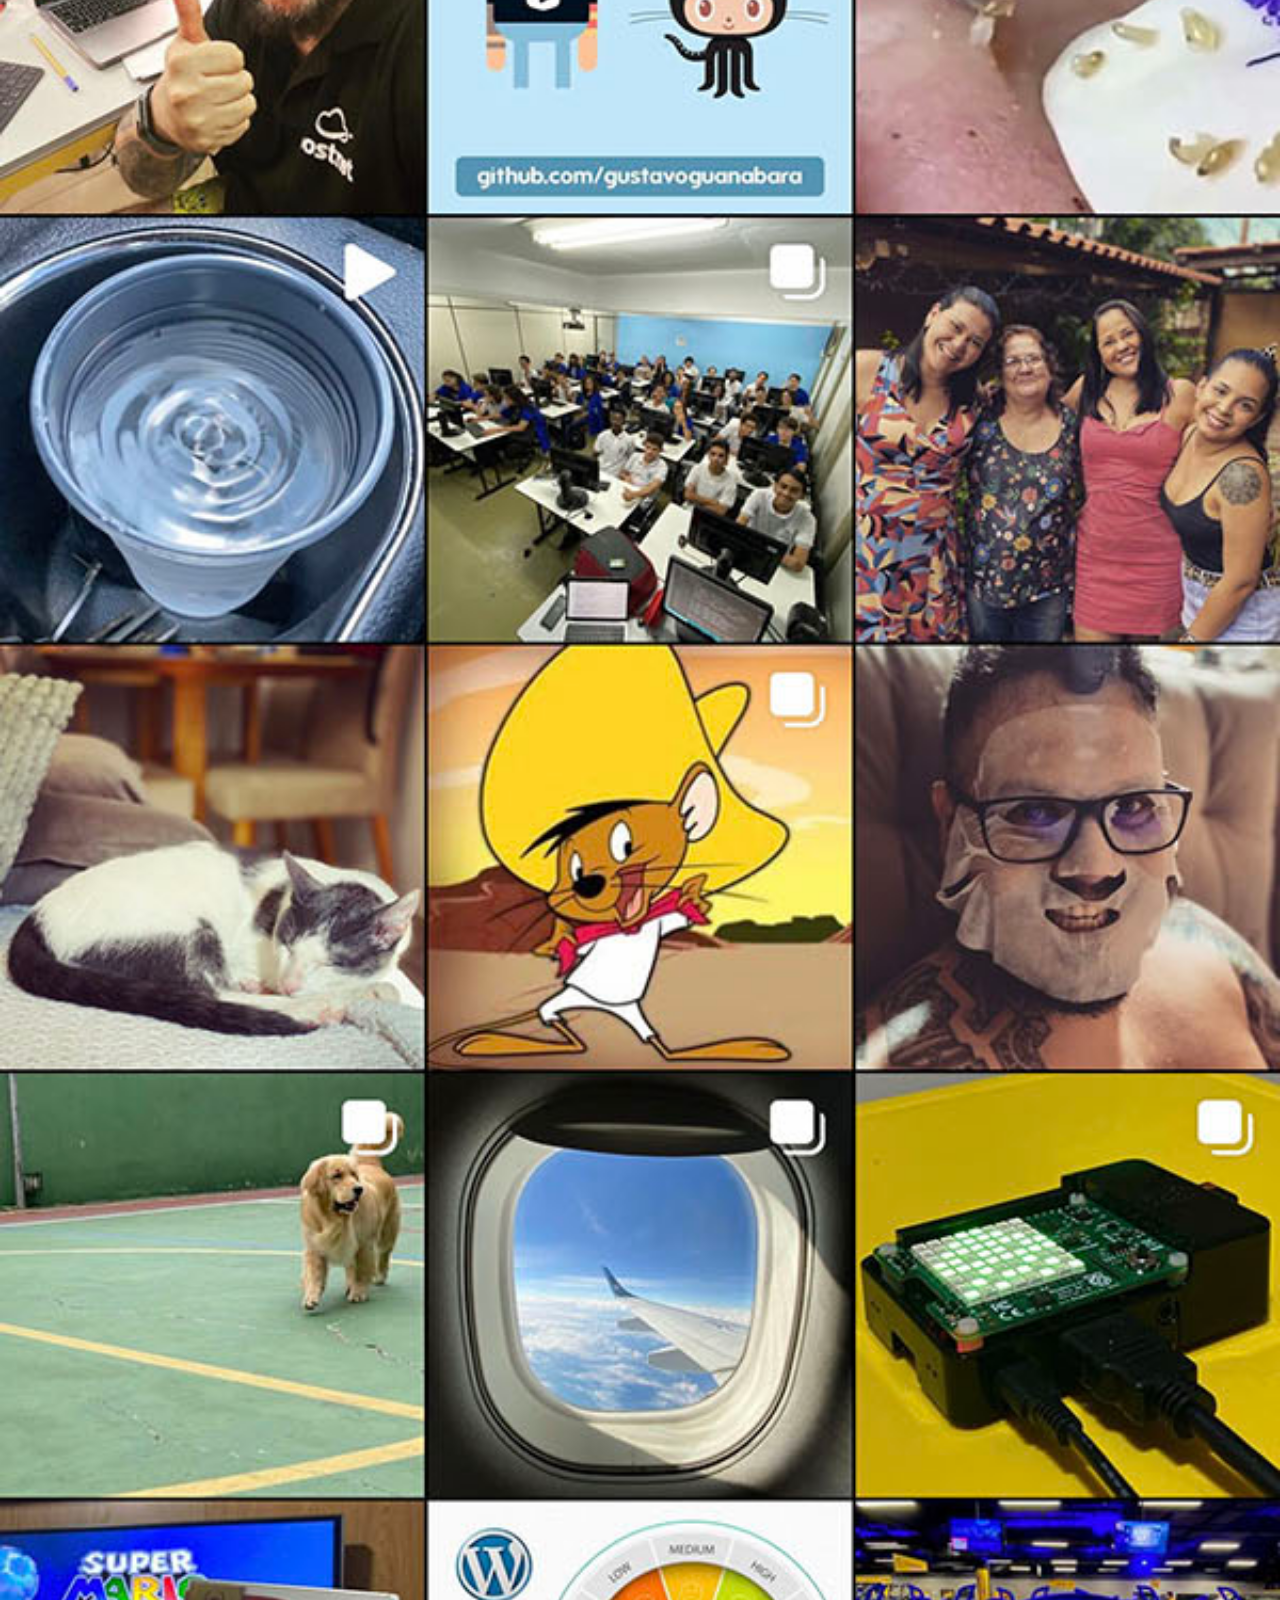
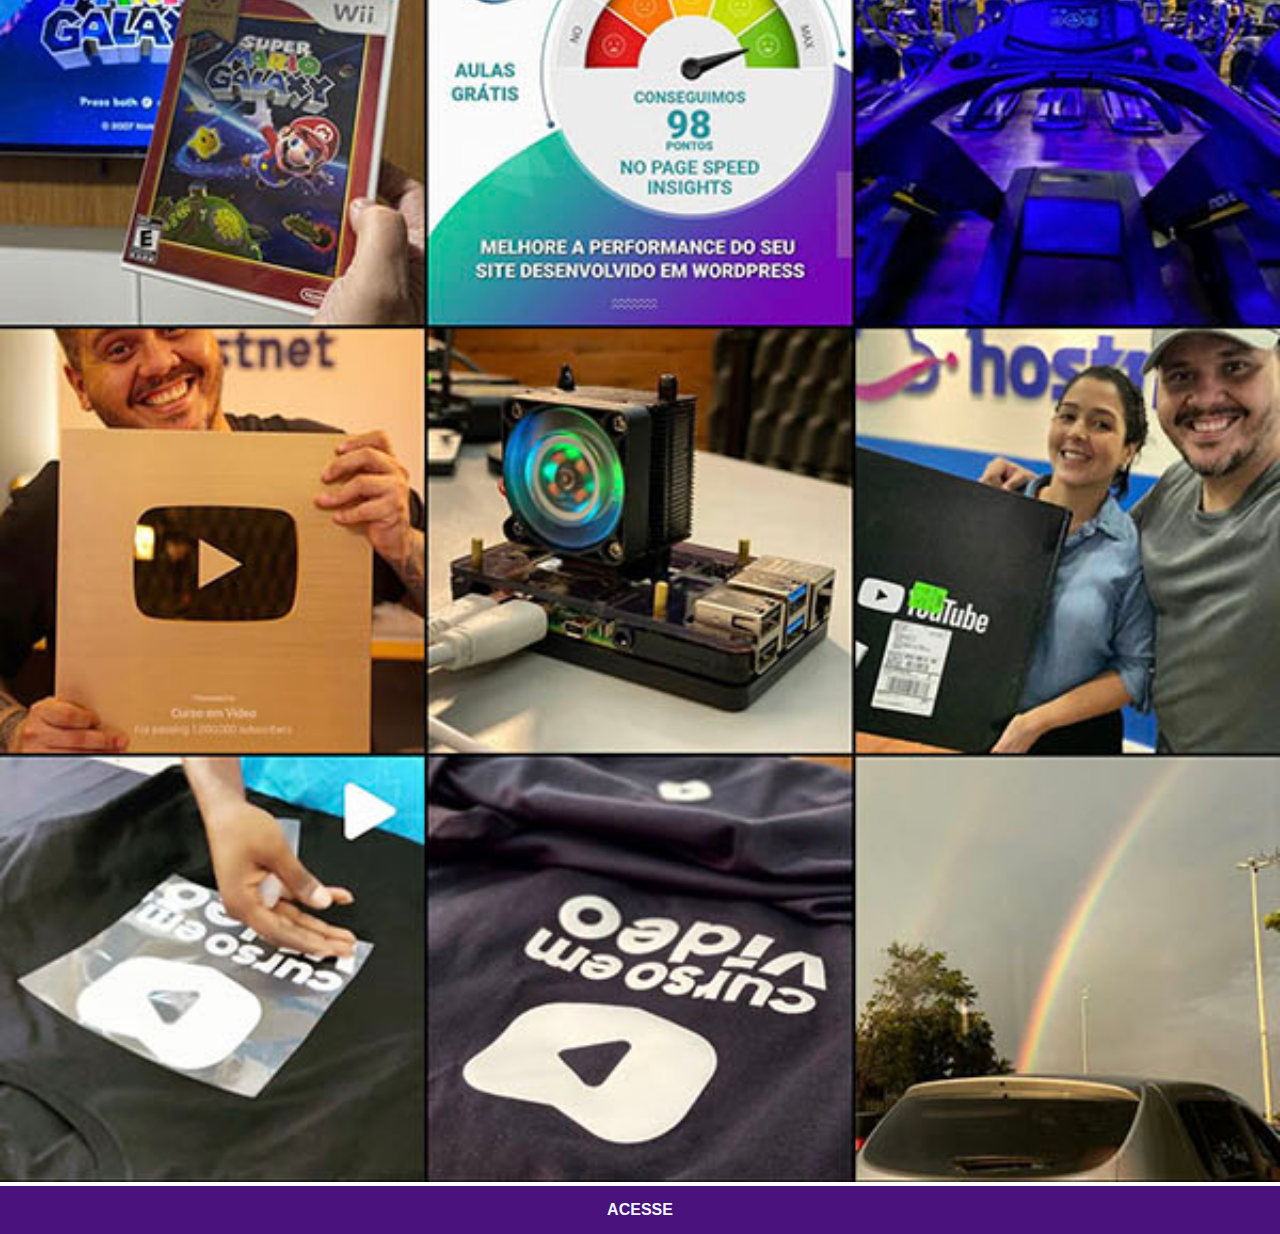
<file: instagram.html>
<!DOCTYPE html>
<html lang="pt-br">
<head>
    <meta charset="UTF-8">
    <meta name="viewport" content="width=device-width, initial-scale=1.0">
    <title>Instagram</title>
    <link rel="stylesheet" href="estilos/social.css">
</head>
<body>
    <img src="imagens/tela-instagram.jpg" alt="Instagram">
    <a href="https://www.instagram.com/gustavoguanabara/" target="_blank">ACESSE</a>
</body>
</html>
</file>
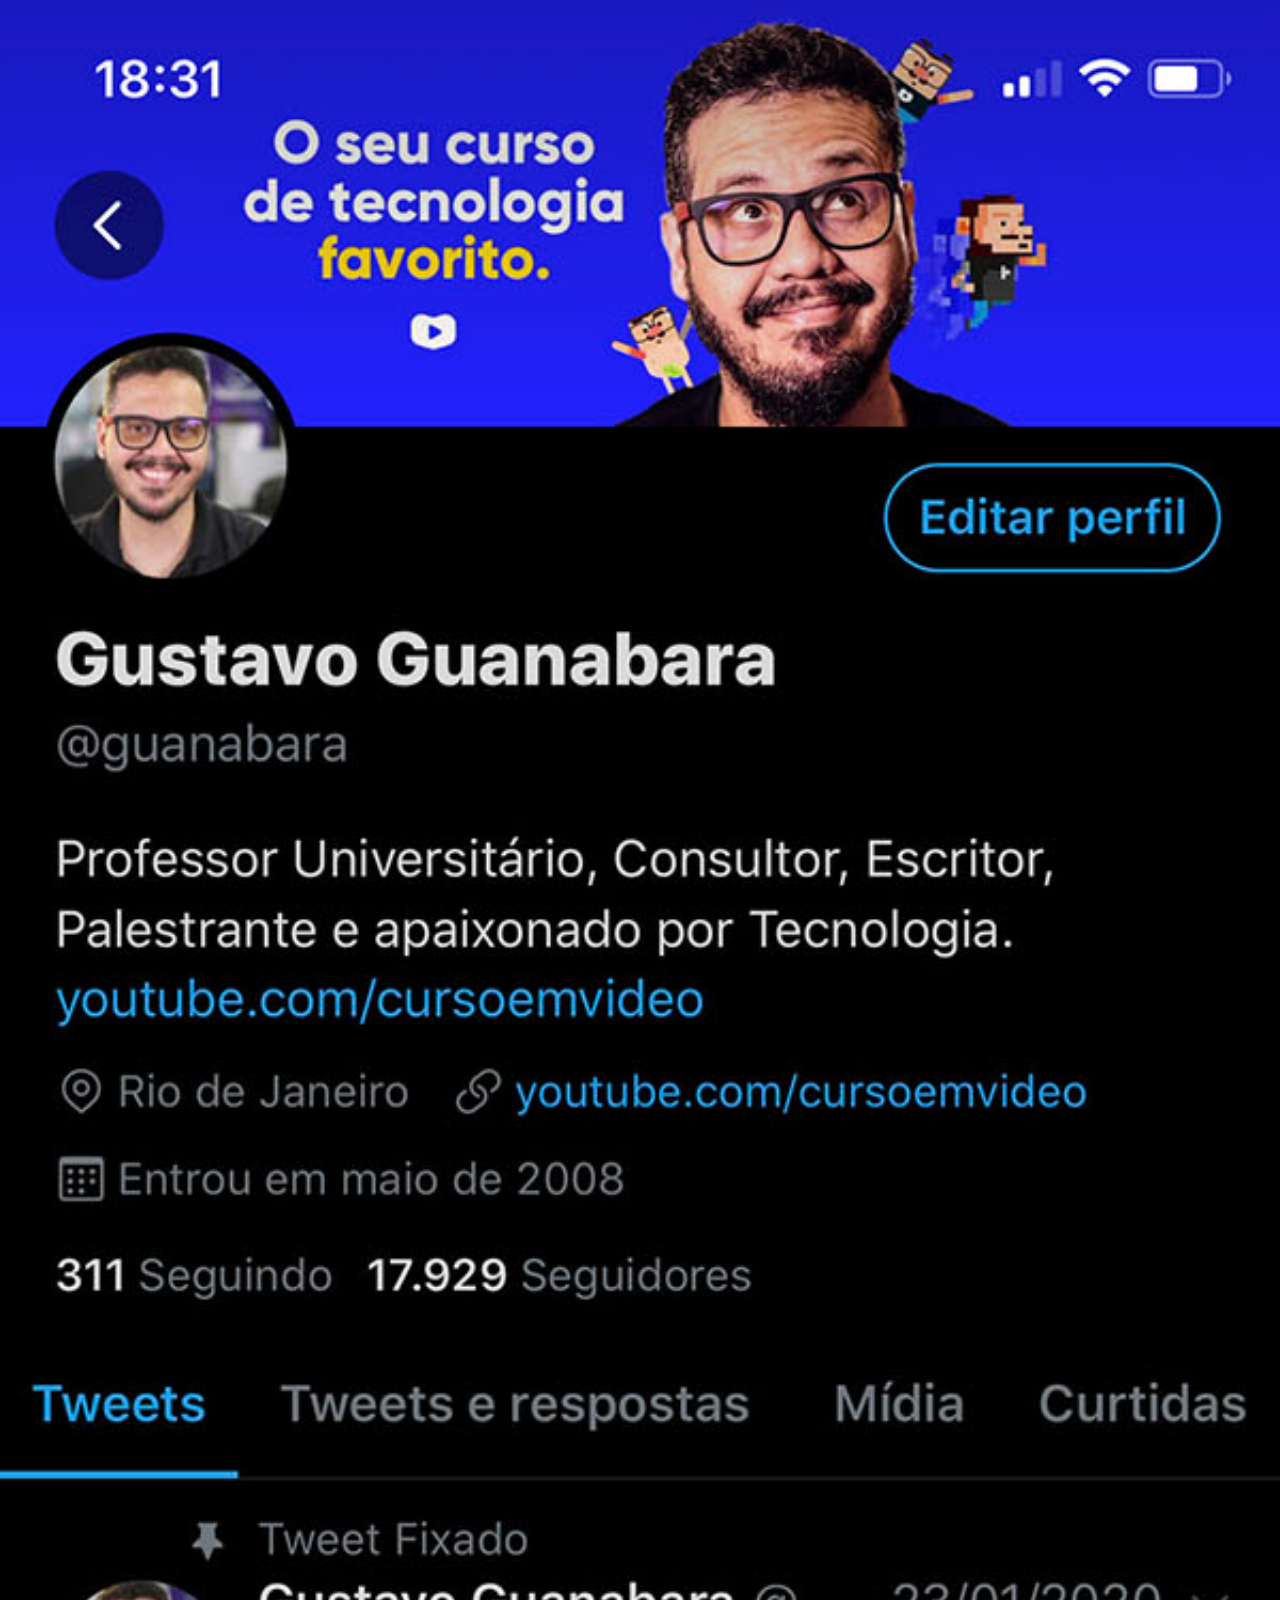
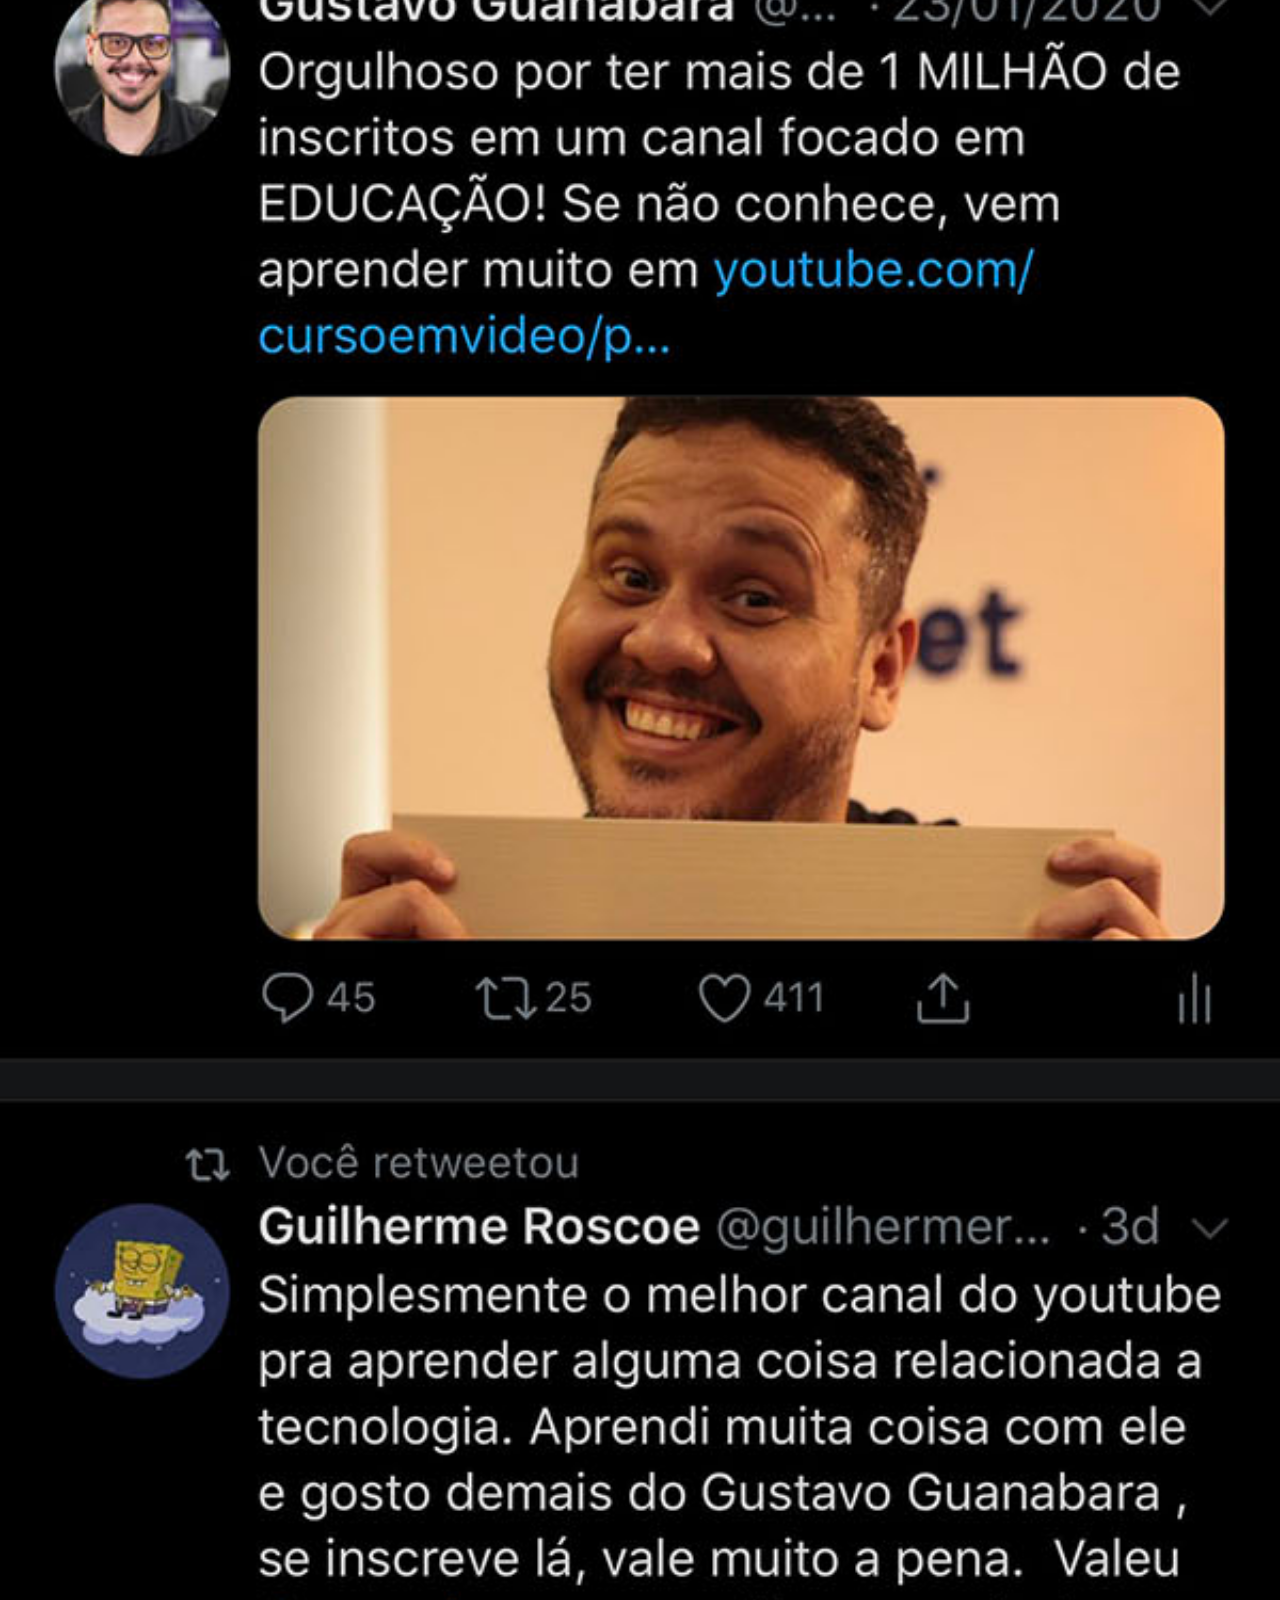
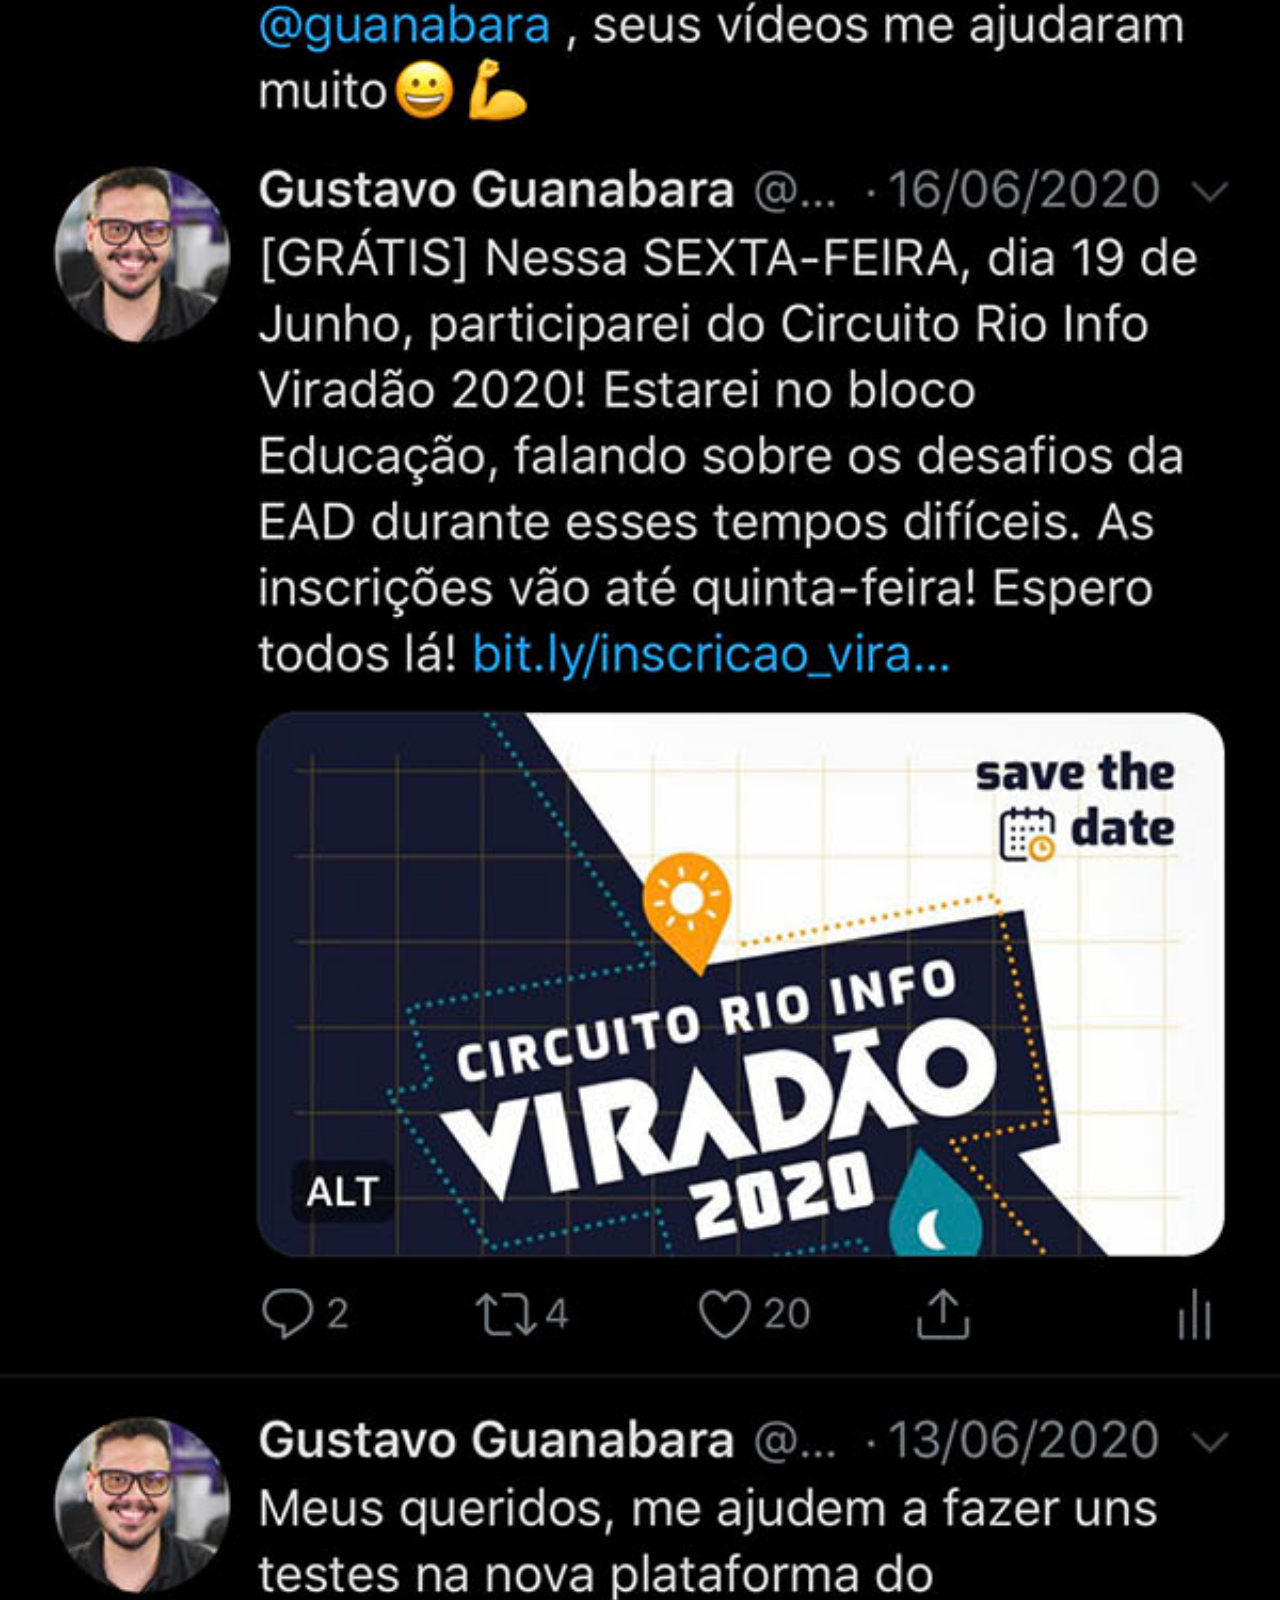
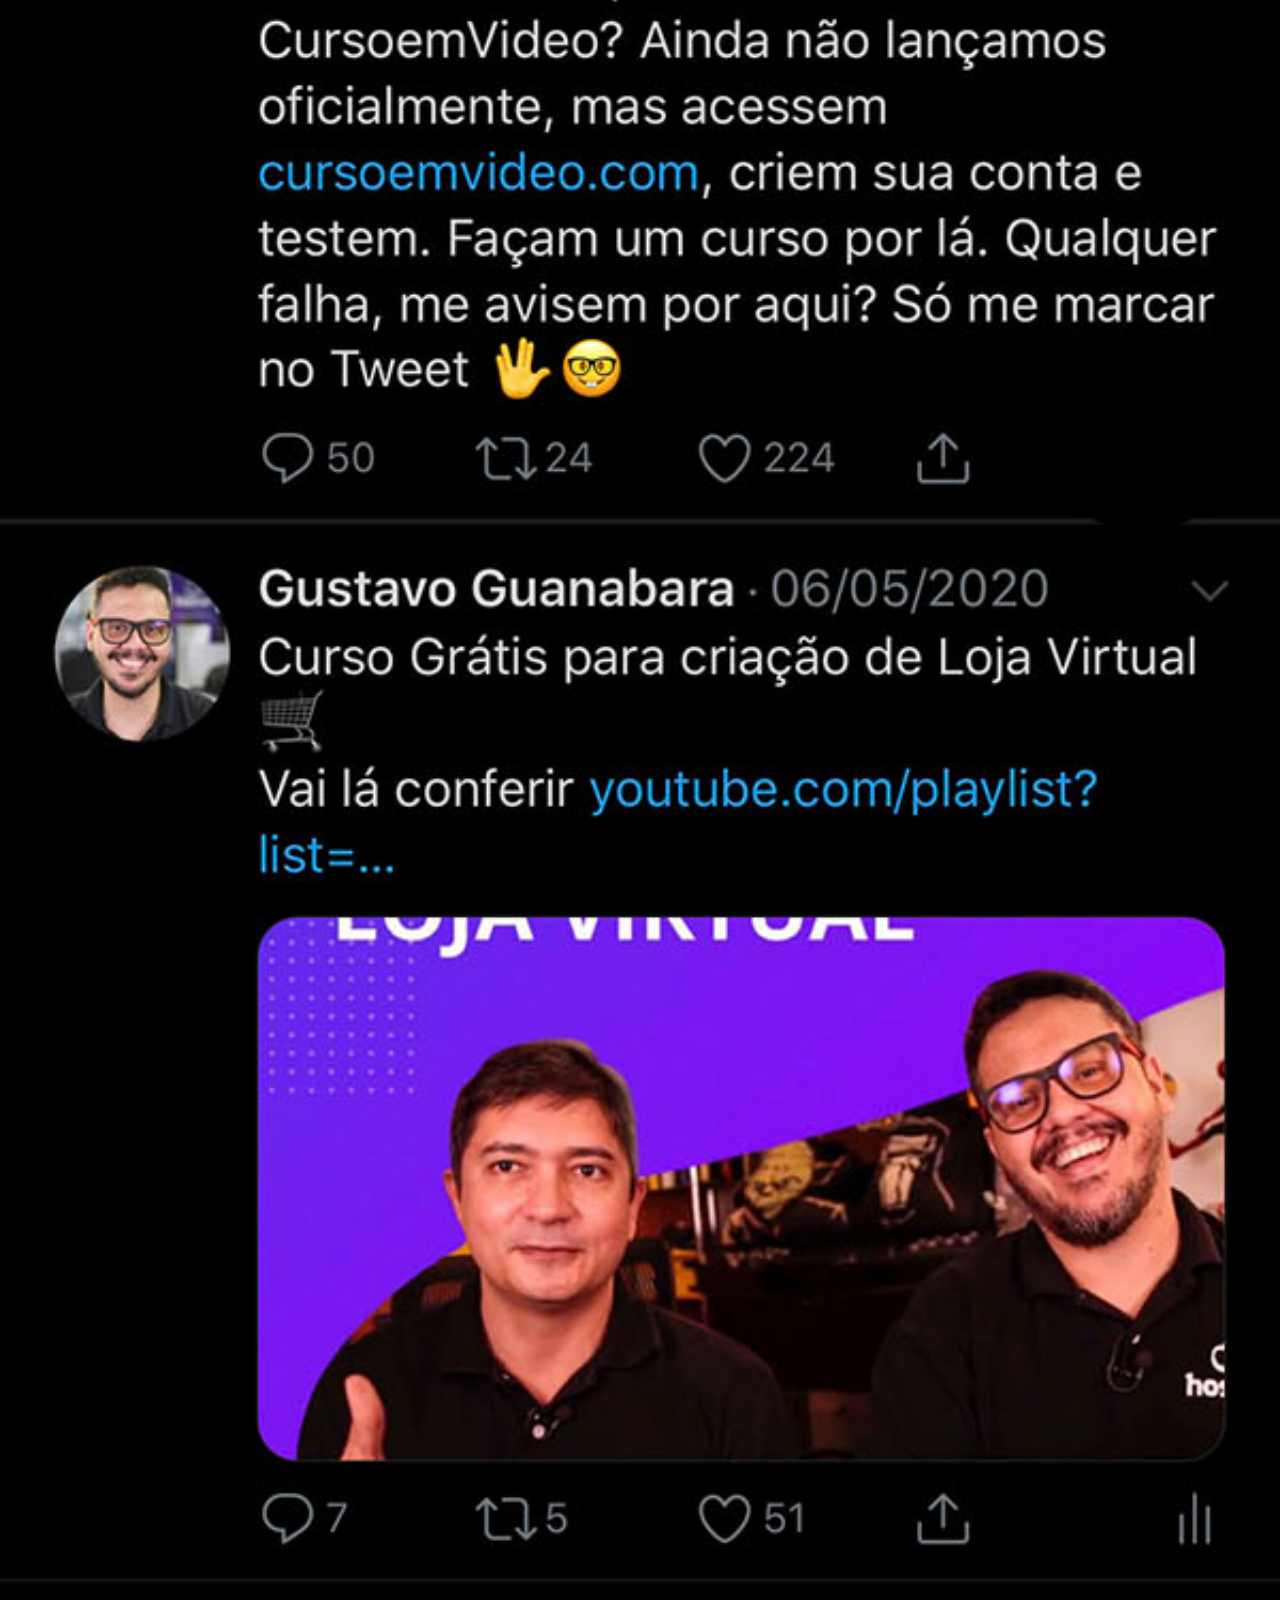
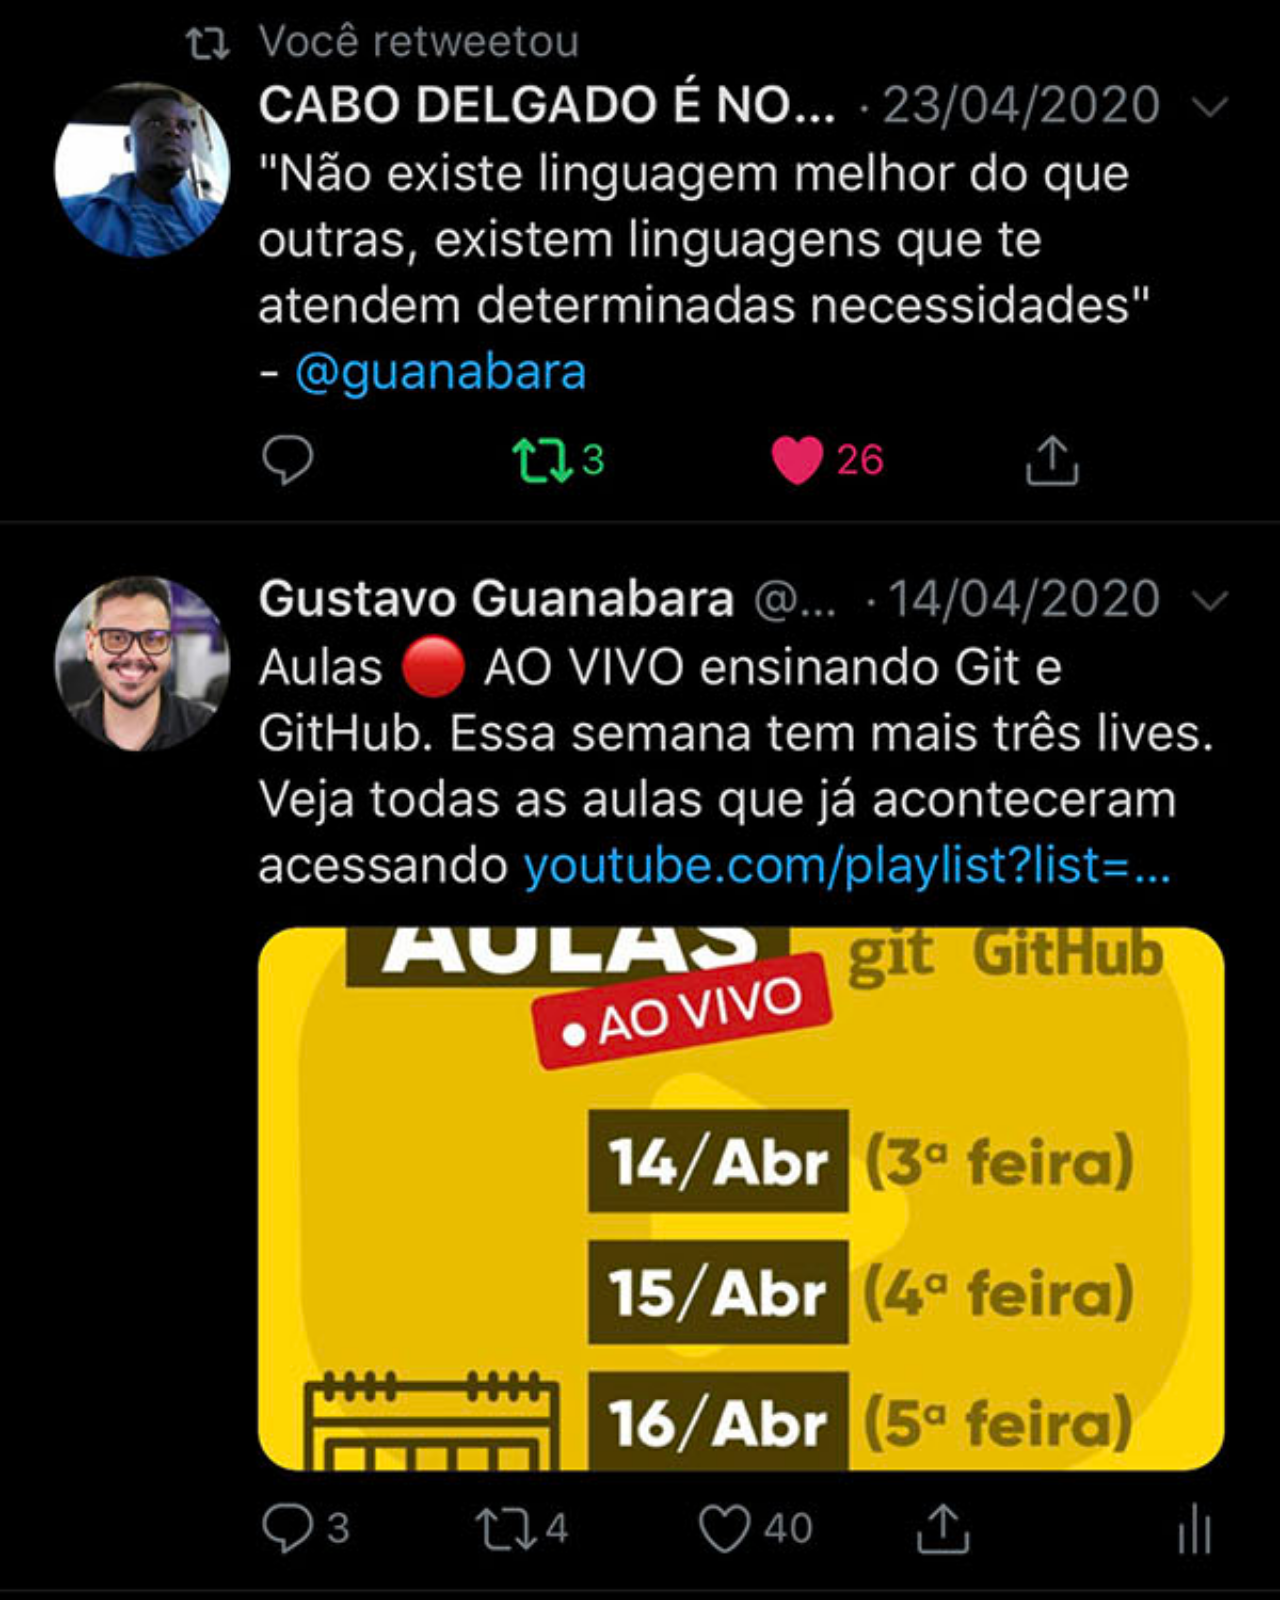
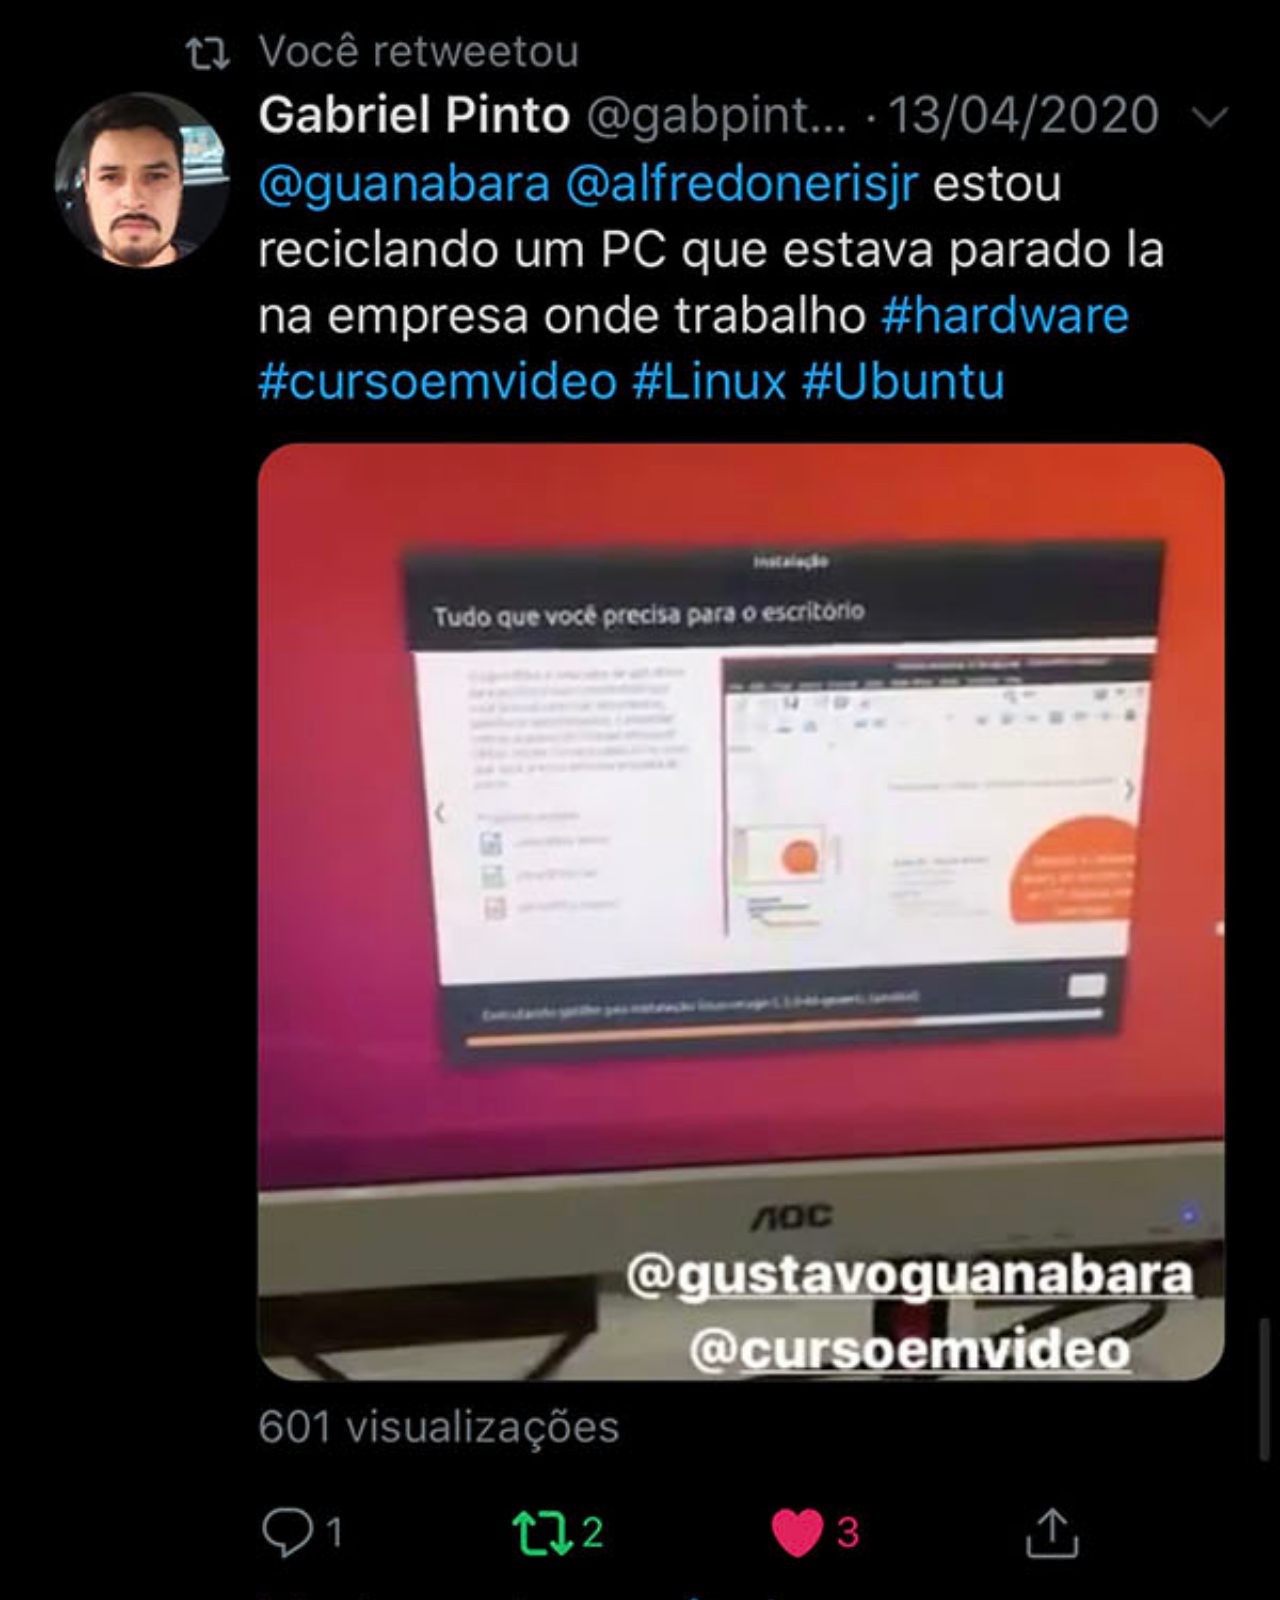
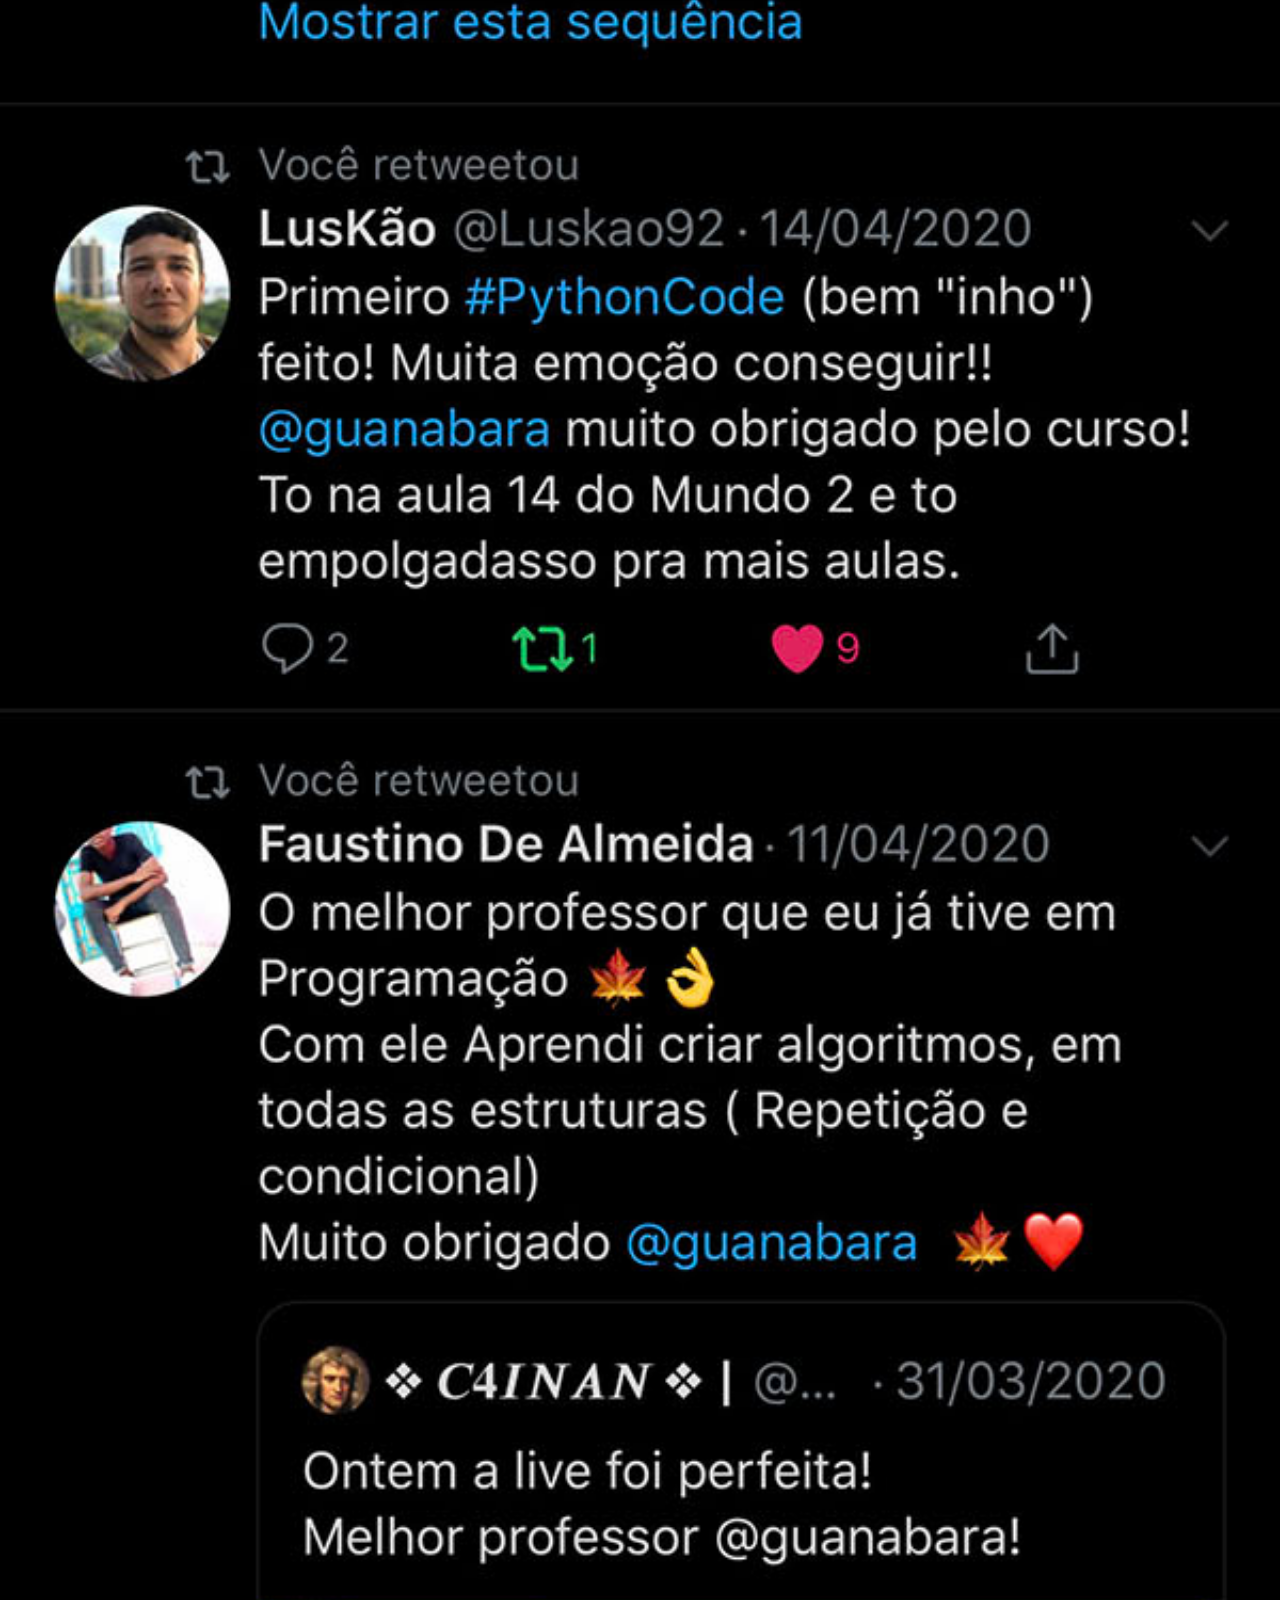
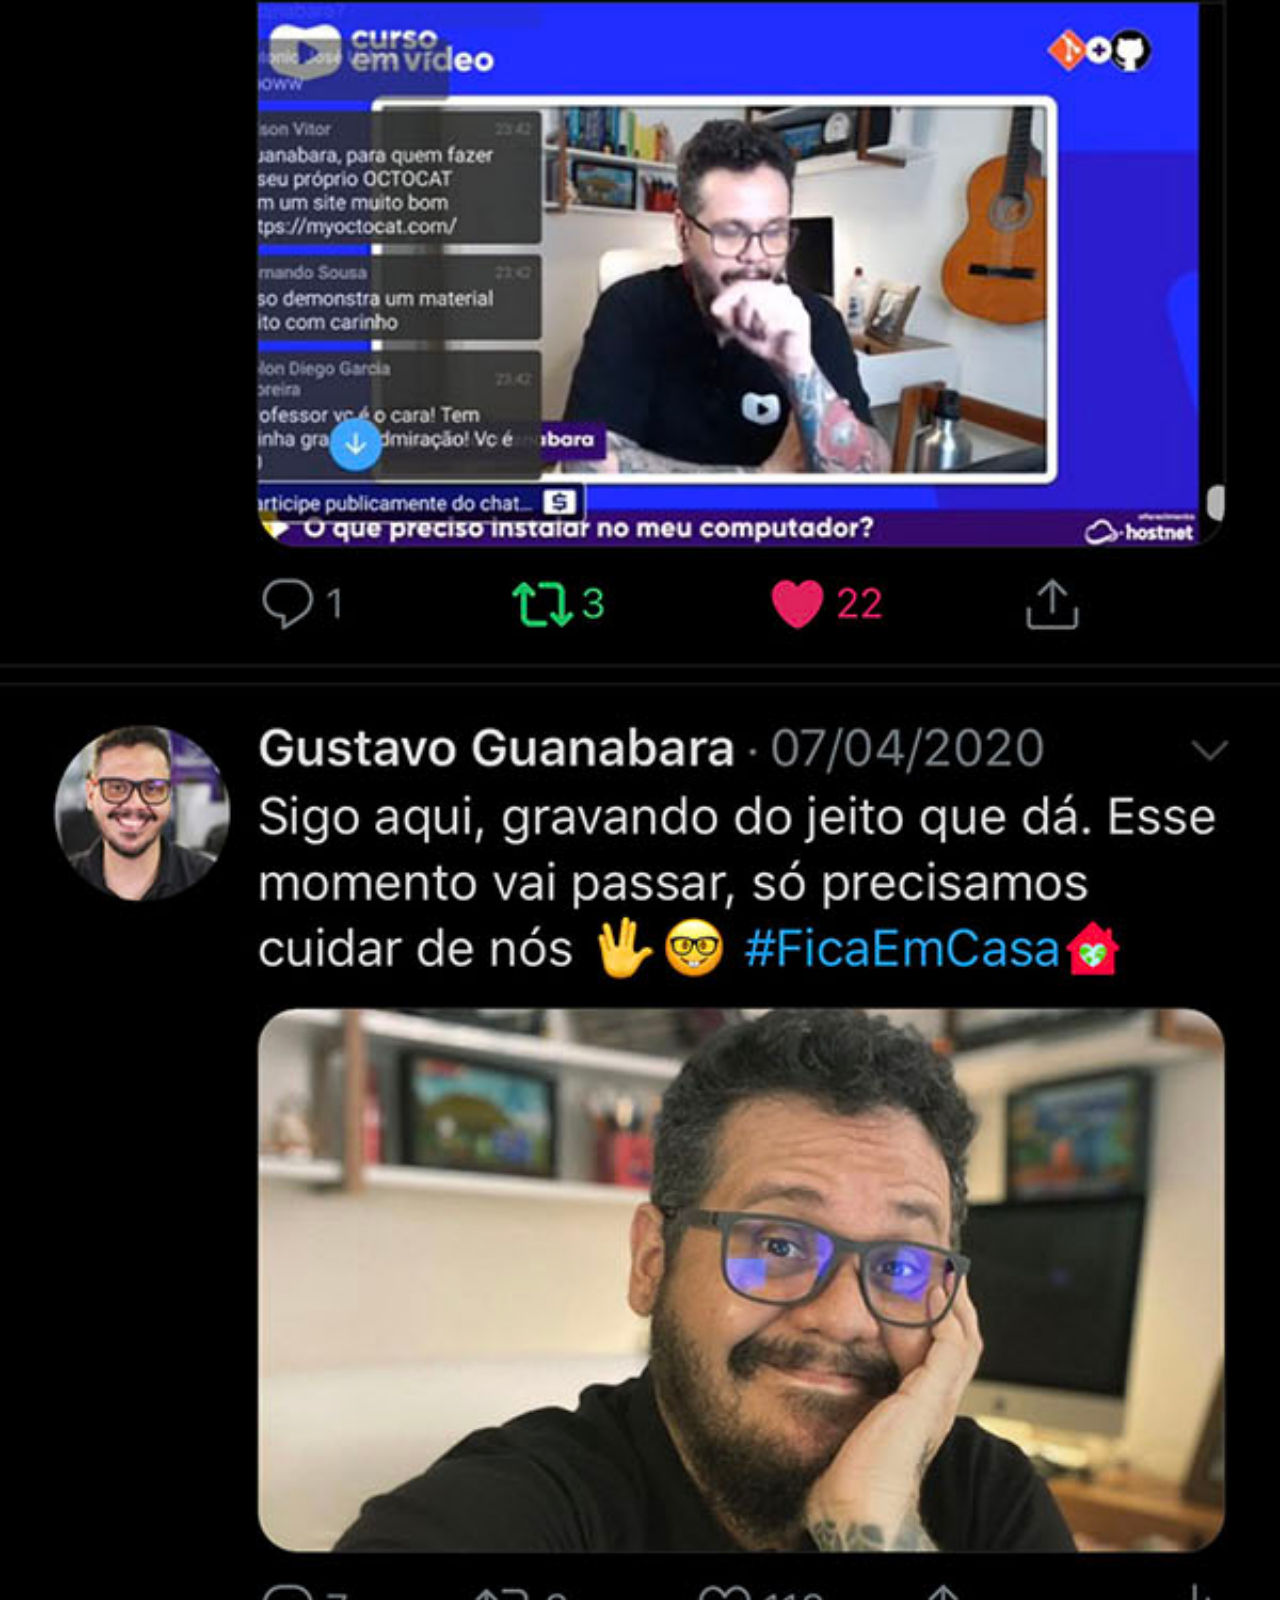
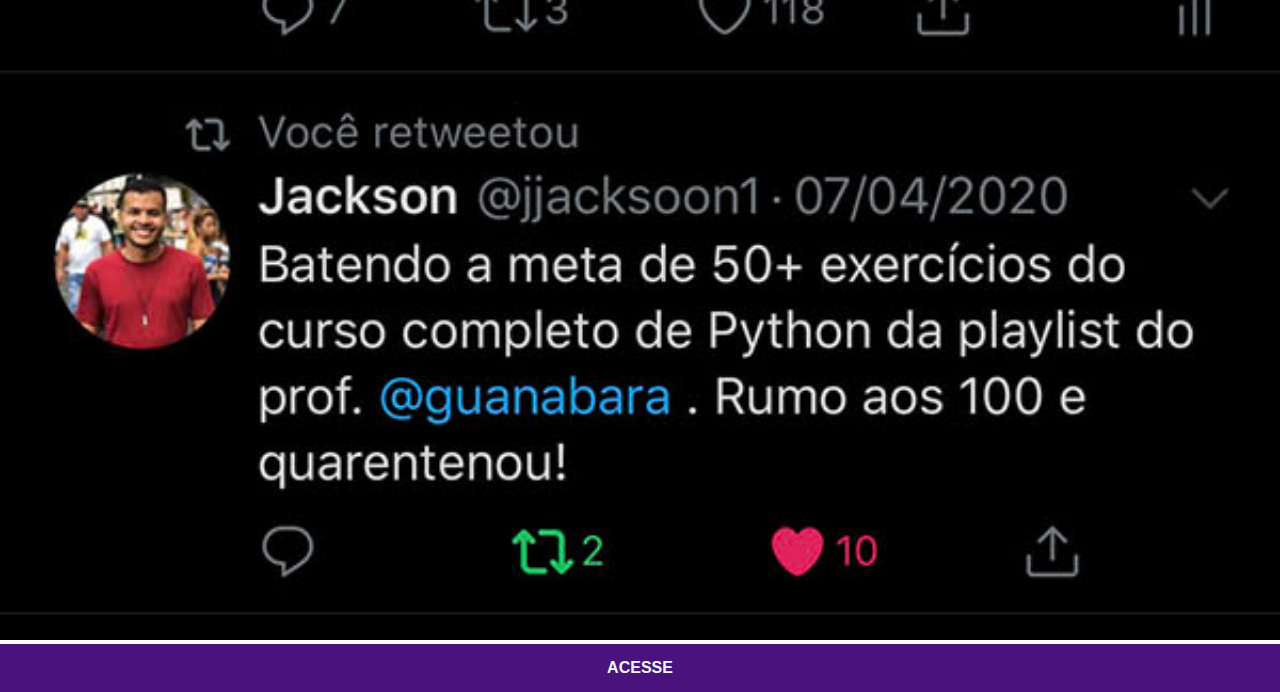
<file: twitter.html>
<!DOCTYPE html>
<html lang="pt-br">
<head>
    <meta charset="UTF-8">
    <meta name="viewport" content="width=device-width, initial-scale=1.0">
    <title>Twitter</title>
    <link rel="stylesheet" href="estilos/social.css">
</head>
<body>
    <img src="imagens/tela-twitter.jpg" alt="Twitter">
    <a href="" target="_blank">ACESSE</a>
</body>
</html>
</file>
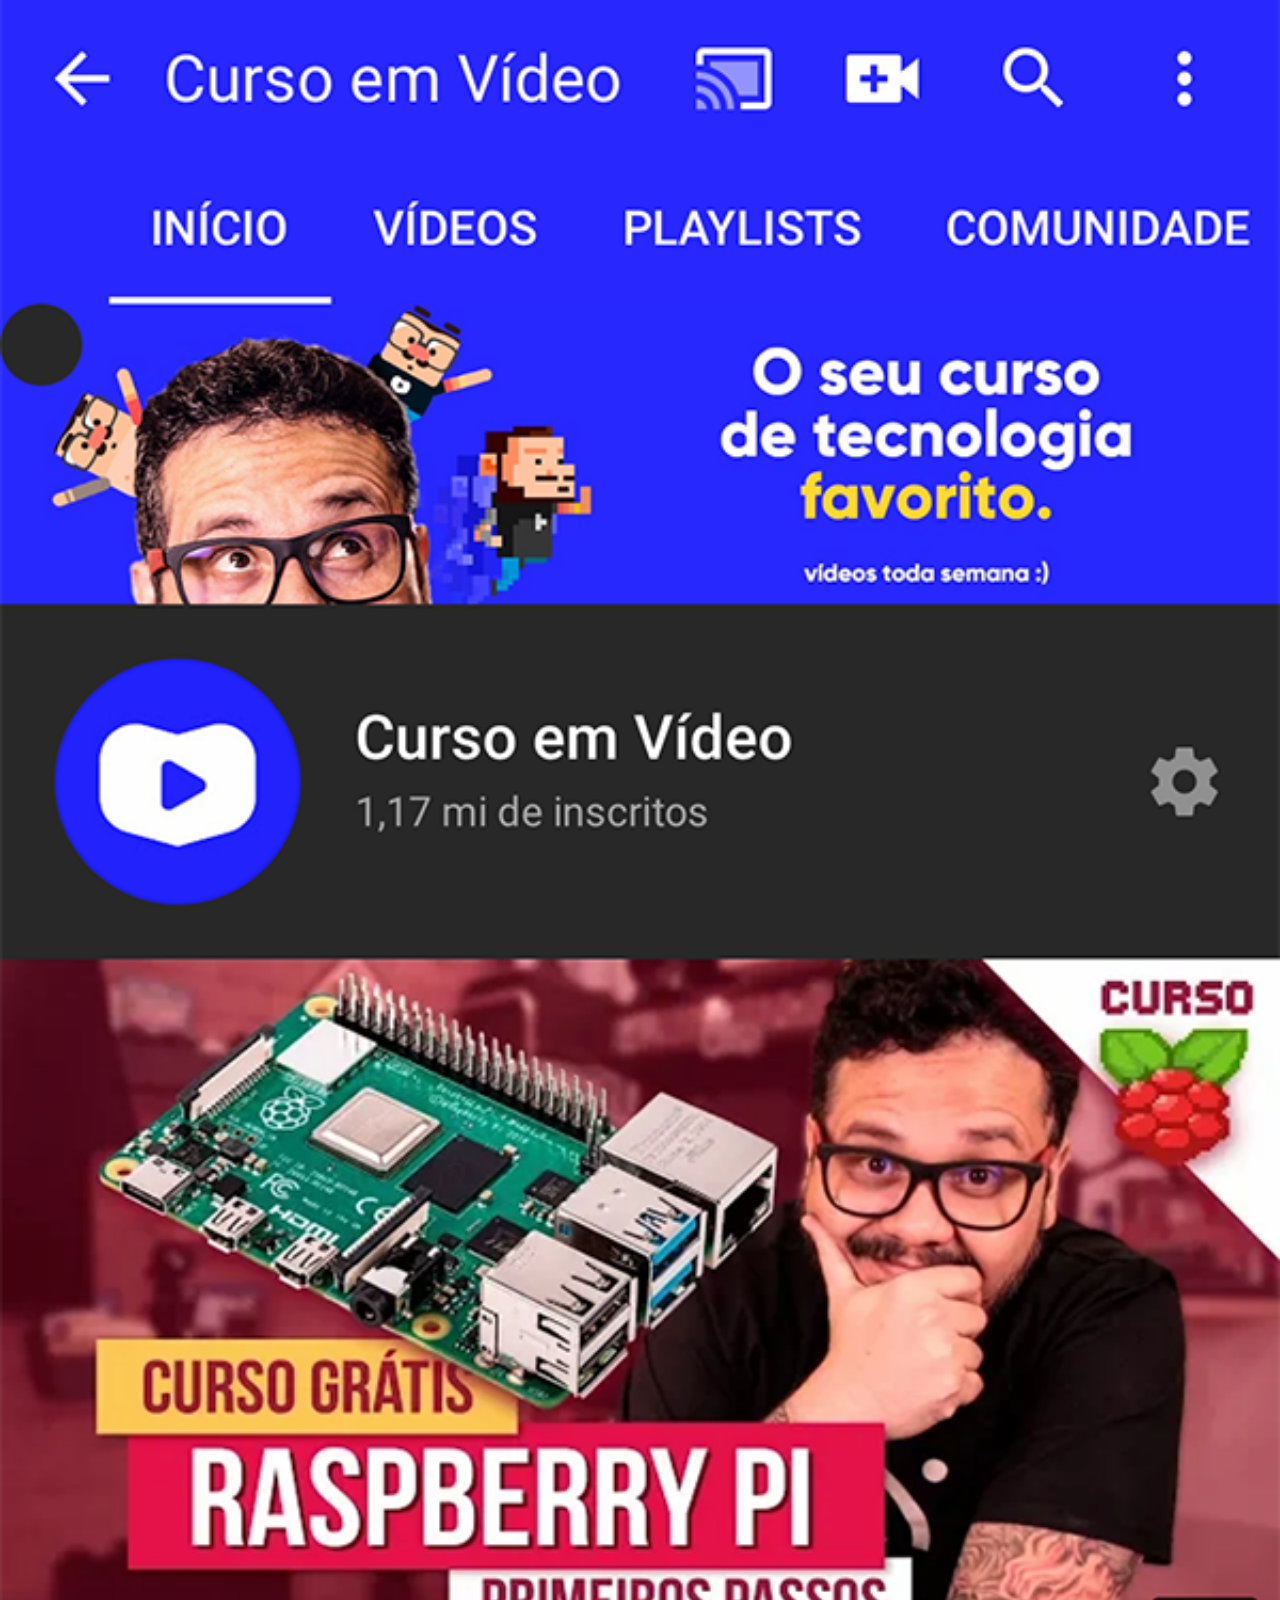
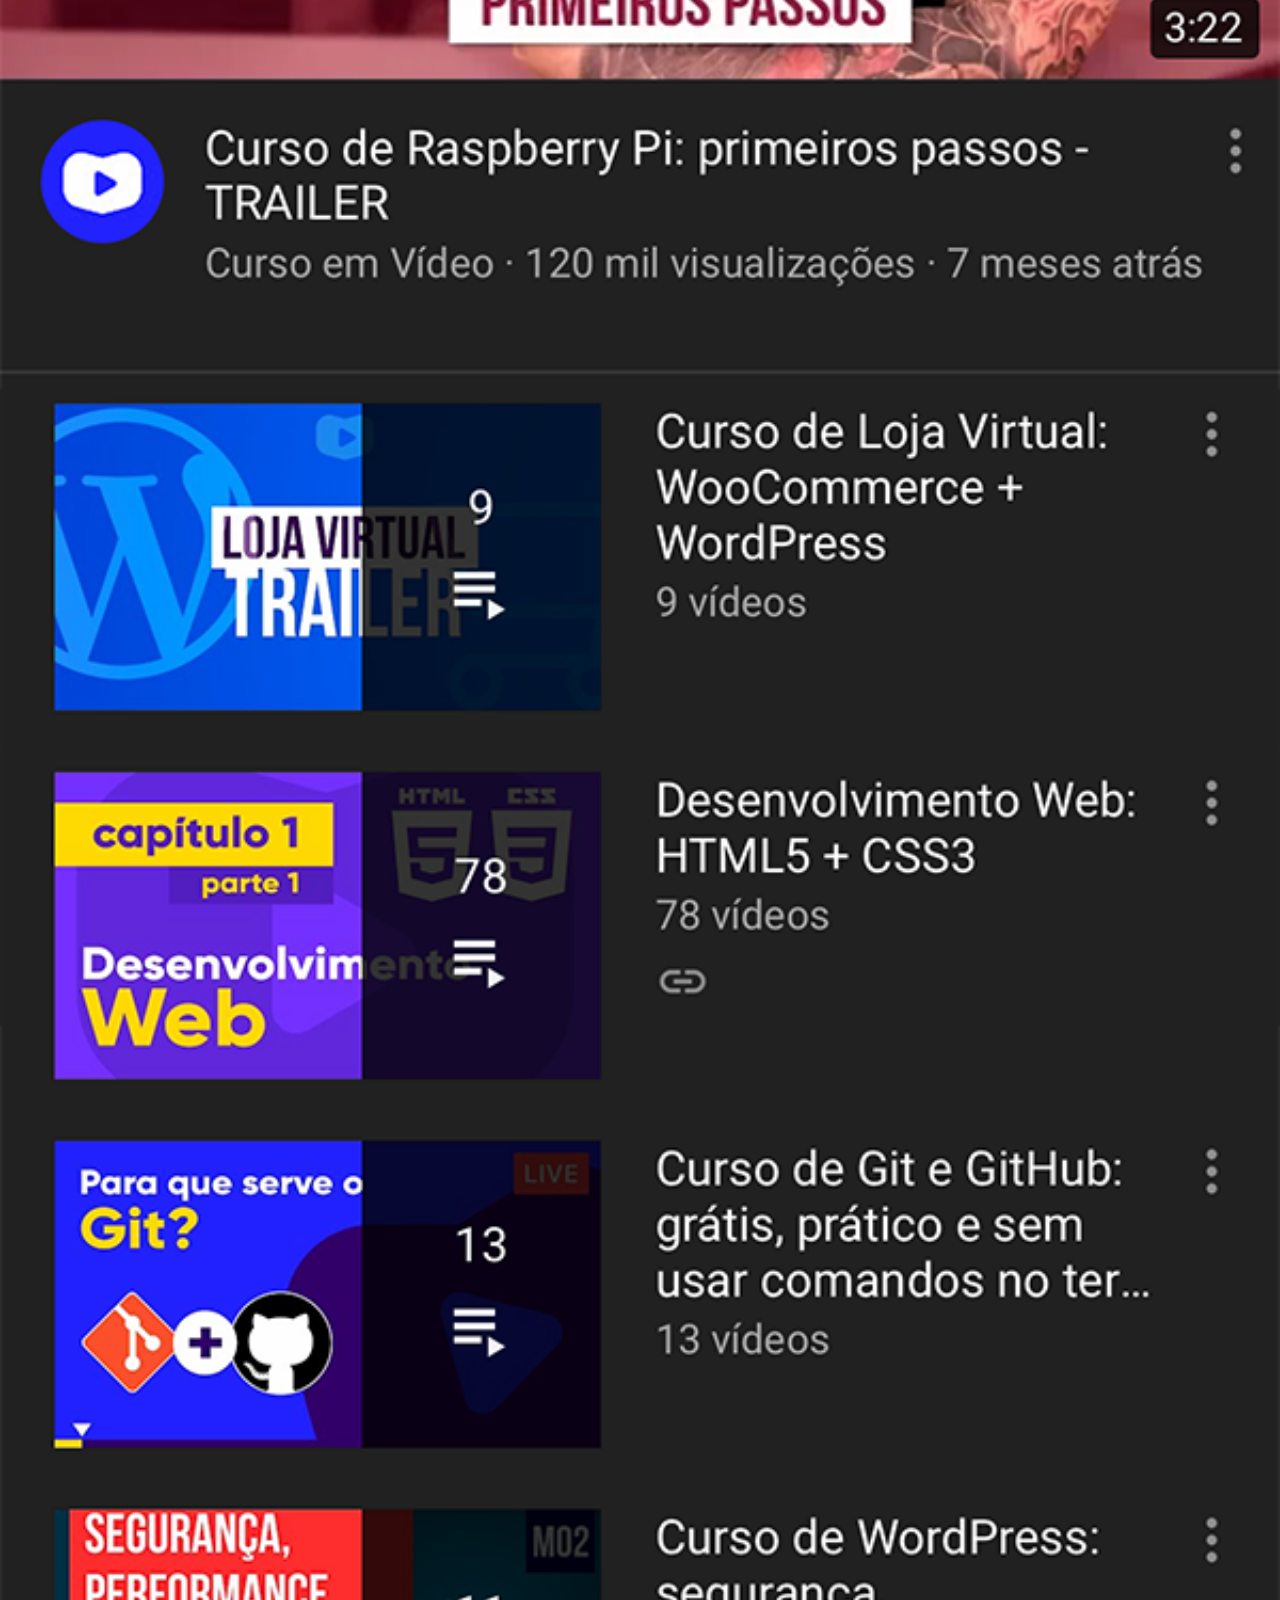
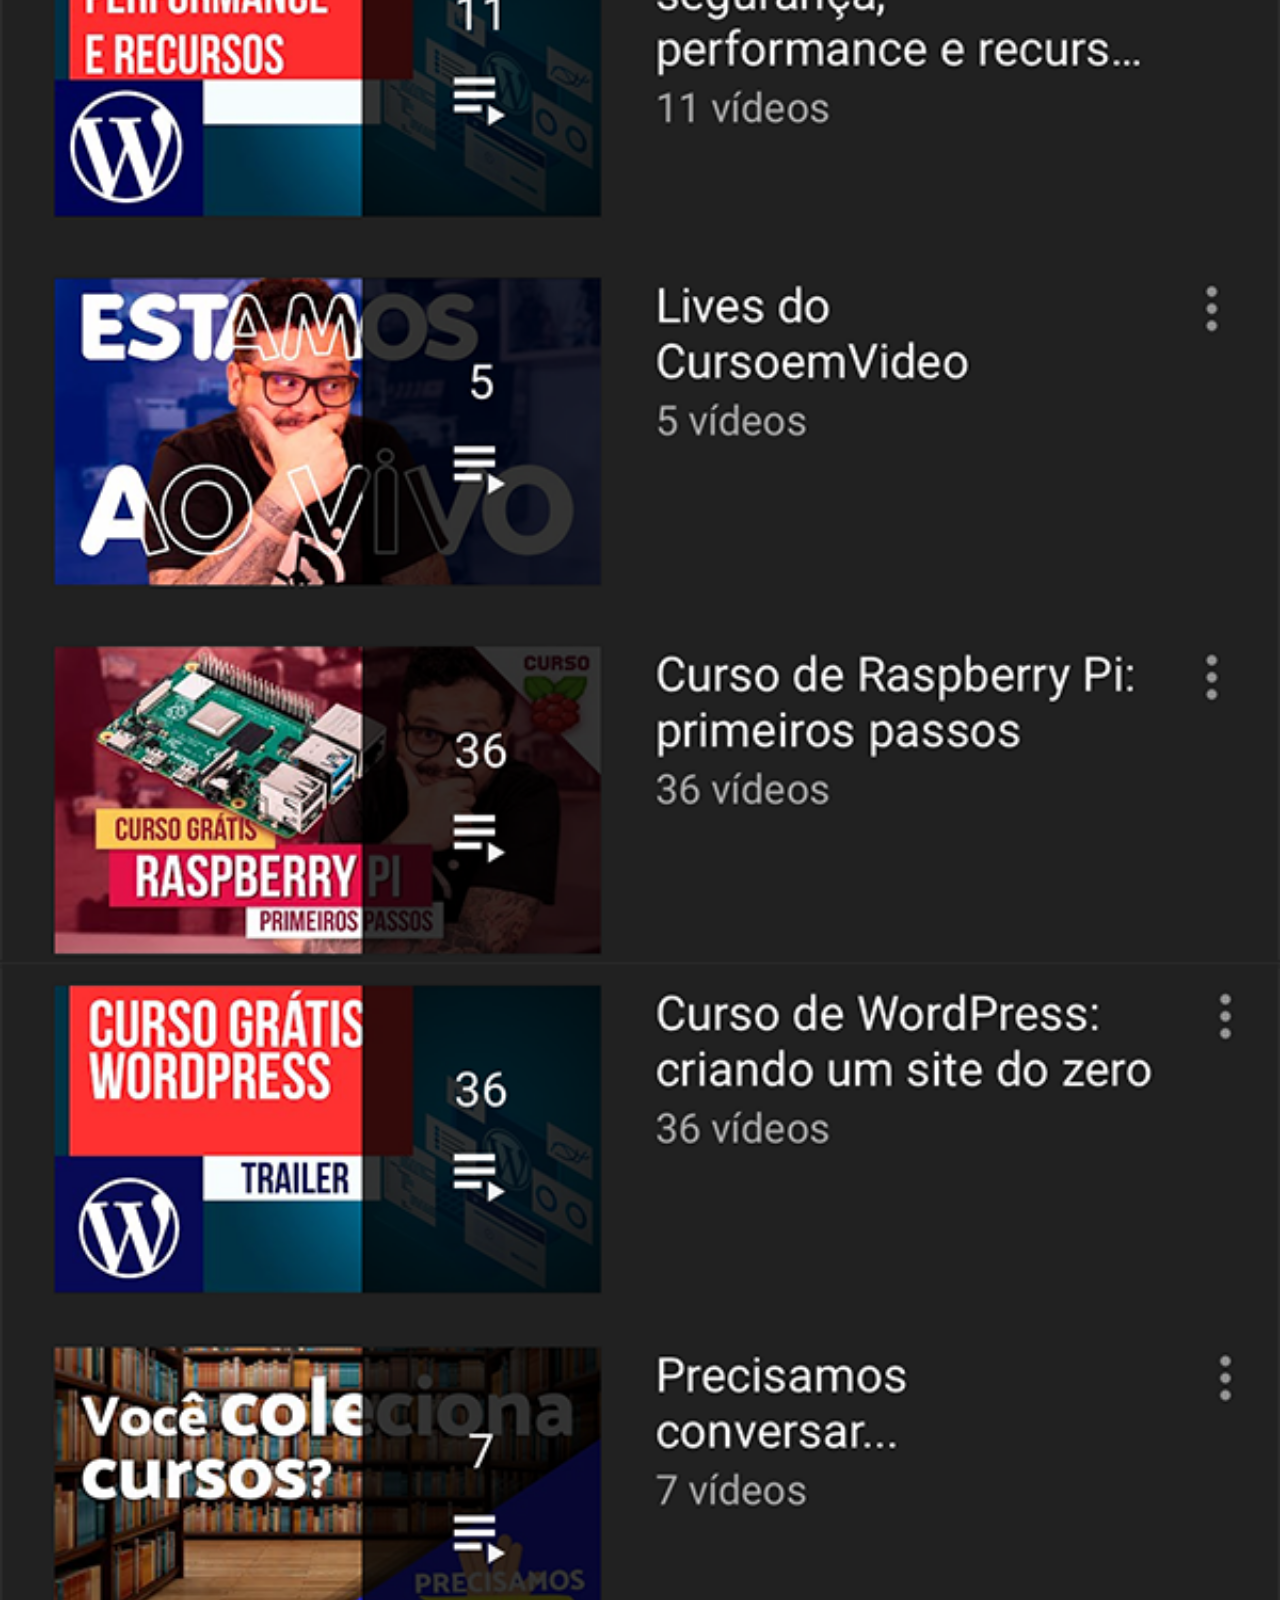
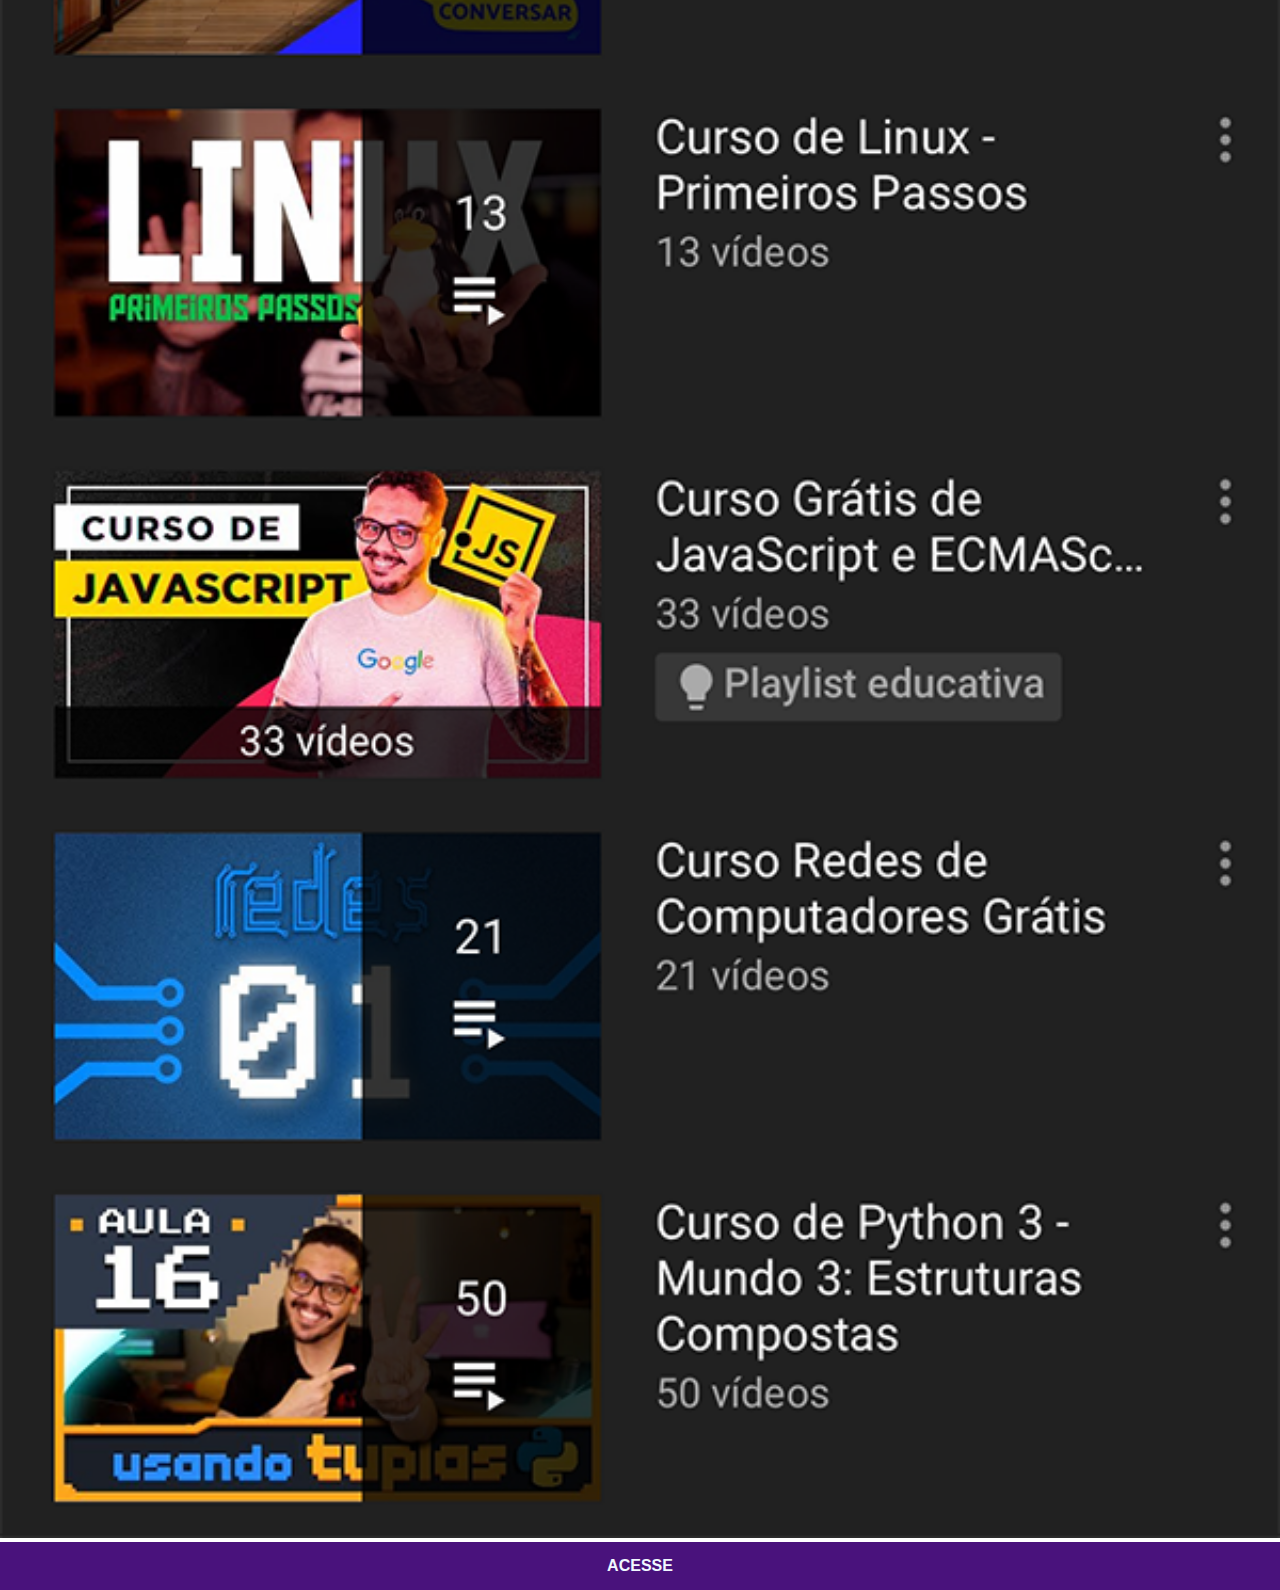
<file: youtube.html>
<!DOCTYPE html>
<html lang="pt-br">
<head>
    <meta charset="UTF-8">
    <meta name="viewport" content="width=device-width, initial-scale=1.0">
    <title>YouTube</title>
    <style>
        ::-webkit-scrollbar {
            width: 0px;
            height: 0px;
        }

        * {
            margin: 0px;
            padding: 0px;
            font-family: Arial, Helvetica, sans-serif;
        }

        img {
            width: 100vw;
        }

        a {
            display: block;
            background-color: rgb(73, 18, 124);
            color: aliceblue;
            padding: 15px;
            text-align: center;
            font-weight: bolder;
            text-decoration: none;

        }
    </style>
</head>
<body>
    <img src="imagens/tela-youtube.png" alt="YouTube">
    <a href="https://www.youtube.com/user/cursoemvideo" target="_blank">ACESSE</a>
</body>
</html>
</file>
<file: estilo/style.css>
@charset "UTF-8";

* {
    margin: 0px;
    padding: 0px;
}

html, body {
    height: 100vh;
    width: 100vw;
    background-color: black;
}

body {
    background: url(../imagens/fundo-madeira.jpg) no-repeat top center;
    background-size: cover;
}
main {
    height: 100vh;
    position: relative;
}

section#telefone {
    position: absolute;
    top: 50%;
    left: 50%;
    background: url(../imagens/frame-iphone.png) no-repeat;
    transform: translate(-50%, -50%);
    height: 627px;
    width: 311px;
}

iframe#tela {
    position: relative;
    top: 80px;
    left: 22px;
    width: 269px;
    height: 471px;
}
</file>
<file: estilos/social.css>
@charset "UTF-8";

::-webkit-scrollbar {
            width: 0px;
            height: 0px;
        }

        * {
            margin: 0px;
            padding: 0px;
            font-family: Arial, Helvetica, sans-serif;
        }

        img {
            width: 100vw;
        }

        a {
            display: block;
            background-color: rgb(73, 18, 124);
            color: aliceblue;
            padding: 15px;
            text-align: center;
            font-weight: bolder;
            text-decoration: none;

        }

        a:hover {
            background-color: rgb(159, 57, 255);
        }
</file>
